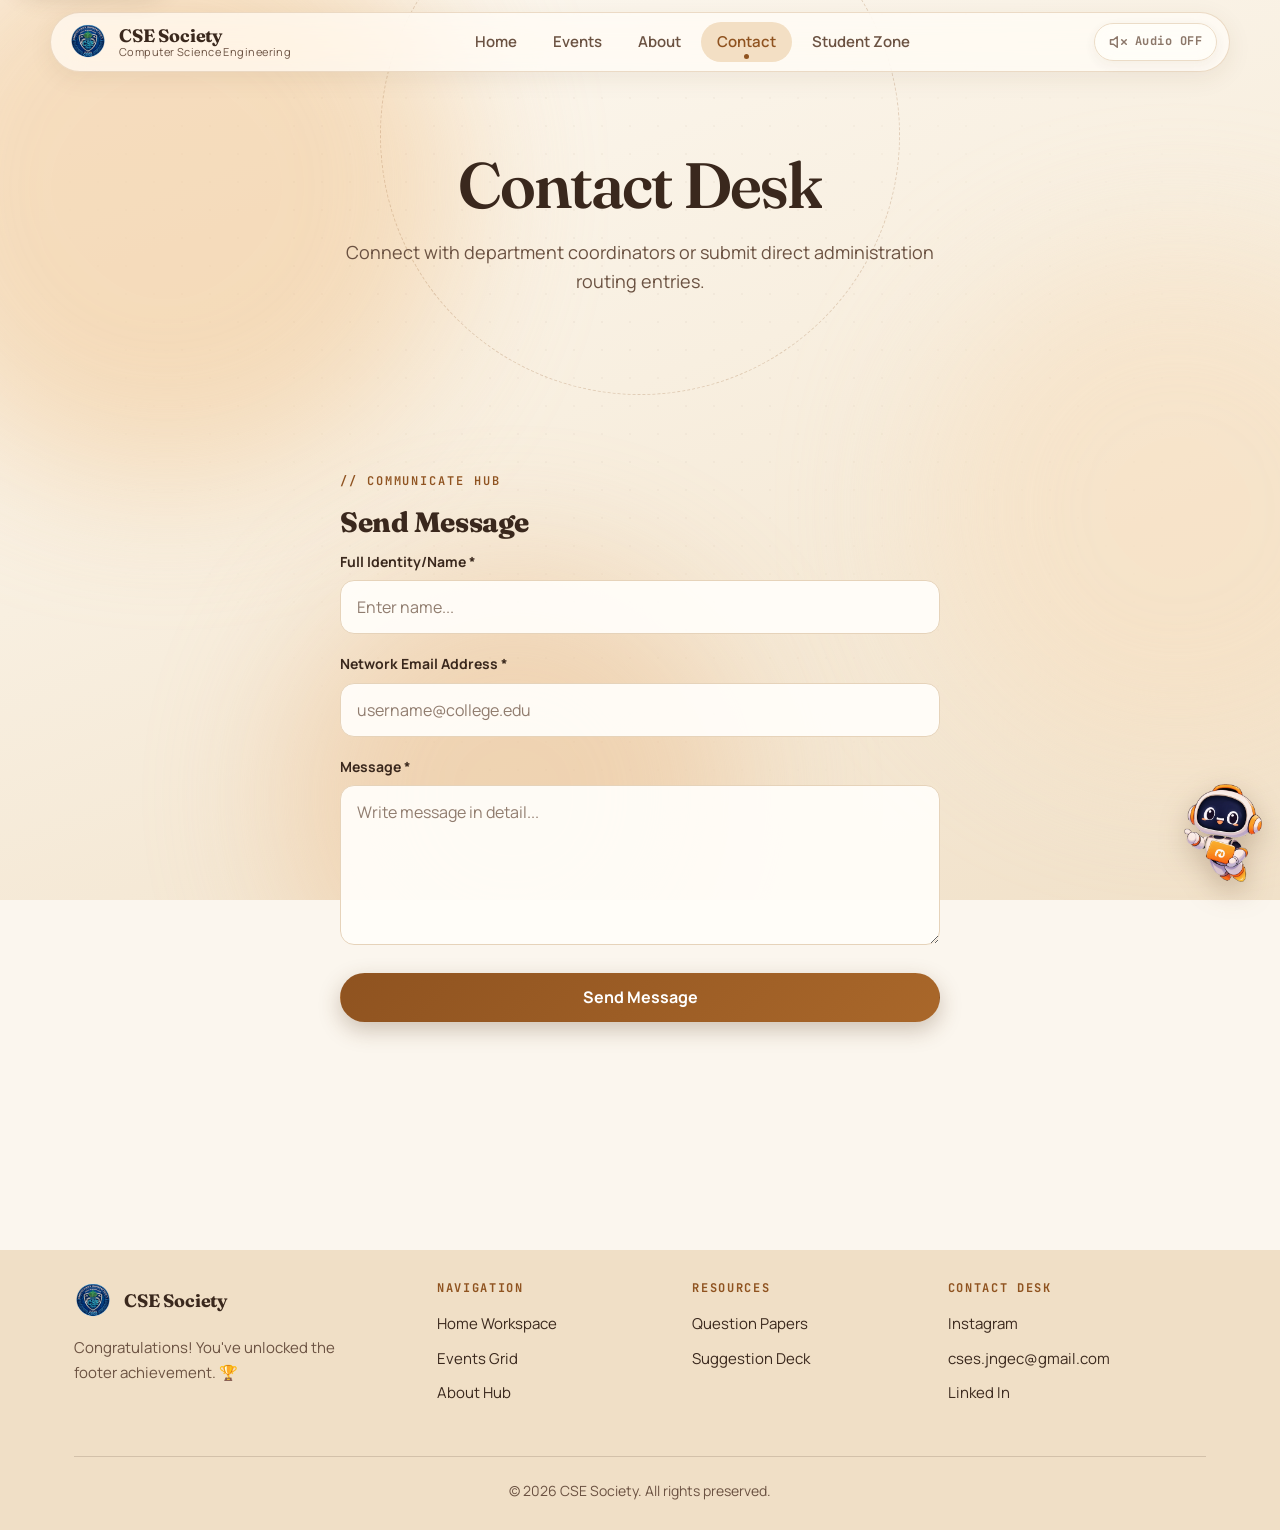
<file: contact.html>
<!DOCTYPE html>
<html lang="en">
<head>
    <meta charset="UTF-8">
    <meta name="viewport" content="width=device-width, initial-scale=1.0">
    <title>Contact Desk — CSE Society</title>
    <meta name="theme-color" content="#f8efe0">
    <link rel="icon" href="logo.png">
    <link rel="preconnect" href="https://fonts.googleapis.com">
    <link rel="preconnect" href="https://fonts.gstatic.com" crossorigin>
    <link href="https://fonts.googleapis.com/css2?family=Fraunces:ital,opsz,wght@0,9..144,500;0,9..144,600;0,9..144,700;1,9..144,500&family=JetBrains+Mono:wght@500;700&family=Manrope:wght@400;500;600;700;800&display=swap" rel="stylesheet">
    <link rel="stylesheet" href="style.css">
    <link rel="stylesheet" href="assistant/assistant.css">
    <script src="js/theme-manager.js"></script>
</head>
<body>
    <a class="skip-link" href="#main">Skip to content</a>
    <div class="bg-decor" aria-hidden="true">
        <div class="bg-theme bg-t1"></div>
        <div class="bg-theme bg-t2"></div>
        <div class="bg-theme bg-t3"></div>
        <div class="blob blob-1" data-parallax="0.05"></div>
        <div class="blob blob-2" data-parallax="0.09"></div>
        <div class="blob blob-3" data-parallax="0.03"></div>
        <div class="grid-overlay"></div>
    </div>

    <nav>
        <div class="nav-inner">
            <a class="logo" href="index.html">
                <img src="logo.png" alt="CSE Society Logo" class="logo-image">
                <div class="logo-text">
                    <span>CSE Society</span>
                    <small>Computer Science Engineering</small>
                </div>
            </a>
            <ul class="nav-links">
                <li><a class="nav-link" href="index.html">Home</a></li>
                <li><a class="nav-link" href="events.html">Events</a></li>
                <li><a class="nav-link" href="about.html">About</a></li>
                <li><a class="nav-link active" href="contact.html">Contact</a></li>
                <li><a class="nav-link" href="studentzone.html">Student Zone</a></li>
            </ul>
            <div class="nav-actions">
                <button class="hamburger" id="hamburger" aria-label="Toggle menu">
                    <span></span><span></span><span></span>
                </button>
            </div>
        </div>
    </nav>

    <div class="mobile-menu" id="mobileMenu">
        <a class="mobile-link" href="index.html">Home</a>
        <a class="mobile-link" href="events.html">Events</a>
        <a class="mobile-link" href="about.html">About</a>
        <a class="mobile-link active" href="contact.html">Contact</a>
        <a class="mobile-link" href="studentzone.html">Student Zone</a>
    </div>

    <section class="page-hero">
        <h1>Contact Desk</h1>
        <p>Connect with department coordinators or submit direct administration routing entries.</p>
    </section>

    <main class="section">
        <div class="section-inner" style="max-width: 680px;">
            <div style="background: var(--bg-secondary); padding: 40px; border-radius: var(--border-radius); border: 1px solid var(--card-border); box-shadow: var(--shadow-sm);">
                <div class="section-tag">// COMMUNICATE HUB</div>
                <h2 style="font-size: 28px; font-weight: 800; margin-bottom: 12px;">Send Message</h2>
                
                <div class="success-message" id="contactSuccessMessage" style="margin-bottom: 20px;">✓ Message pipeline broadcasted successfully.</div>
                
                <form 
    class="contact-form" 
    id="contactForm"
    action="https://formspree.io/f/xljrzolq"
    method="POST"
>
    <div class="form-group">
        <label for="contactName">Full Identity/Name *</label>
        <input 
            type="text" 
            id="contactName"
            name="name"
            required 
            placeholder="Enter name..."
        >
    </div>

    <div class="form-group">
        <label for="contactEmail">Network Email Address *</label>
        <input 
            type="email" 
            id="contactEmail"
            name="email"
            required 
            placeholder="username@college.edu"
        >
    </div>

    <div class="form-group">
        <label for="contactMessage">Message *</label>
        <textarea 
            id="contactMessage"
            name="message"
            rows="5" 
            required 
            placeholder="Write message in detail..."
        ></textarea>
    </div>

    <button 
        class="btn-primary" 
        type="submit" 
        style="width: 100%; margin-top: 10px;"
    >
        Send Message
    </button>
</form>
            </div>
        </div>
    </main>

    <footer>
        <div class="footer-inner">
            <div class="footer-top">
                <div class="footer-brand">
                    <a class="logo" href="index.html">
                        <img src="logo.png" alt="CSE Society Logo" class="logo-image">
                        <div class="logo-text">
                            <span>CSE Society</span>
                        </div>
                    </a>
                    <p>Congratulations! You've unlocked the footer achievement. 🏆</p>
                </div>
                <div class="footer-col">
                    <h4>Navigation</h4>
                    <a href="index.html">Home Workspace</a>
                    <a href="events.html">Events Grid</a>
                    <a href="about.html">About Hub</a>
                </div>
                <div class="footer-col">
                    <h4>Resources</h4>
                    <a href="studentzone.html">Question Papers</a>
                    <a href="studentzone.html">Suggestion Deck</a>
                </div>
                 <div class="footer-col">
                    <h4>Contact Desk</h4>
                    <p>
                        <a href="https://www.instagram.com/cses.jngec/" target="_blank">Instagram</a>
                    </p>
                    <p> <a href="mailto:cses.jngec@gmail.com" target="_blank">cses.jngec@gmail.com</a>
                    </p>
                    <p>
                        <a href="https://www.linkedin.com/company/computer-science-engineering-society/" target="_blank">Linked In</a>
                    </p>
                </div>
            </div>
            <div class="footer-divider">
                <p class="footer-copy">© 2026 CSE Society. All rights preserved.</p>
            </div>
        </div>
    </footer>
    <script src="js/sound-effects.js"></script>
    <script src="script.js"></script>
    <script src="js/motion.js" defer></script>
    <script type="module" src="assistant/index.js"></script>
</body>
</html>
</file>
<file: style.css>
/* ==========================================================================
   CSES — DESIGN SYSTEM  (light, premium, auto-rotating themes)
   --------------------------------------------------------------------------
   1. Tokens & themes      5. Hero              9. Student Zone
   2. Base                 6. Sections & cards  10. Forms / Contact
   3. Background layers    7. Events            11. Footer
   4. Navigation           8. Gallery           12. Motion + responsive
   Themes are switched by js/theme-manager.js via  <html data-theme="...">.
   Only CSS variables change between themes - layout never does.
   ========================================================================== */

/* ---------- 1. TOKENS ---------- */

/* Registered so colours interpolate smoothly when the theme changes.
   (Browsers without @property simply switch instantly; the background
   layers still crossfade.) */
@property --ink {
    syntax: '<color>';
    inherits: true;
    initial-value: #3a281d;
}

@property --ink-muted {
    syntax: '<color>';
    inherits: true;
    initial-value: #6b5242;
}

@property --accent {
    syntax: '<color>';
    inherits: true;
    initial-value: #8f5320;
}

@property --accent-2 {
    syntax: '<color>';
    inherits: true;
    initial-value: #e2a96b;
}

@property --accent-soft {
    syntax: '<color>';
    inherits: true;
    initial-value: #f3dfc4;
}

@property --surface {
    syntax: '<color>';
    inherits: true;
    initial-value: #fffdf9;
}

@property --surface-2 {
    syntax: '<color>';
    inherits: true;
    initial-value: #f7ecdc;
}

@property --line {
    syntax: '<color>';
    inherits: true;
    initial-value: #e6d3ba;
}

@property --btn-1 {
    syntax: '<color>';
    inherits: true;
    initial-value: #8f5320;
}

@property --btn-2 {
    syntax: '<color>';
    inherits: true;
    initial-value: #a9672a;
}

@property --blob-1 {
    syntax: '<color>';
    inherits: true;
    initial-value: #f0c795;
}

@property --blob-2 {
    syntax: '<color>';
    inherits: true;
    initial-value: #f7dfc0;
}

@property --blob-3 {
    syntax: '<color>';
    inherits: true;
    initial-value: #e9b987;
}

@property --footer-bg {
    syntax: '<color>';
    inherits: true;
    initial-value: #f0dfc6;
}

:root {
    /* static tokens */
    --font-display: 'Fraunces', 'Iowan Old Style', 'Palatino Linotype', Georgia, serif;
    --font-body: 'Manrope', 'Segoe UI', system-ui, -apple-system, Roboto, 'Helvetica Neue', Arial, sans-serif;
    --font-mono: 'JetBrains Mono', ui-monospace, 'SF Mono', Menlo, Consolas, monospace;

    --radius-sm: 12px;
    --radius: 20px;
    --radius-lg: 28px;
    --ease: cubic-bezier(.22, .72, .2, 1);
    --ease-soft: cubic-bezier(.4, 0, .2, 1);
    --theme-fade: 2.8s;

    --nav-h: 76px;
    --max: 1180px;

    /* default theme = Coffee & Cream (also the reduced-motion theme) */
    --ink: #3a281d;
    --ink-muted: #6b5242;
    --accent: #8f5320;
    --accent-2: #e2a96b;
    --accent-soft: #f3dfc4;
    --surface: #fffdf9;
    --surface-2: #f7ecdc;
    --line: #e6d3ba;
    --btn-1: #8f5320;
    --btn-2: #a9672a;
    --blob-1: #f0c795;
    --blob-2: #f7dfc0;
    --blob-3: #e9b987;
    --footer-bg: #f0dfc6;
    --shadow-rgb: 90, 58, 30;

    transition:
        --ink var(--theme-fade) var(--ease-soft), --ink-muted var(--theme-fade) var(--ease-soft),
        --accent var(--theme-fade) var(--ease-soft), --accent-2 var(--theme-fade) var(--ease-soft),
        --accent-soft var(--theme-fade) var(--ease-soft), --surface var(--theme-fade) var(--ease-soft),
        --surface-2 var(--theme-fade) var(--ease-soft), --line var(--theme-fade) var(--ease-soft),
        --btn-1 var(--theme-fade) var(--ease-soft), --btn-2 var(--theme-fade) var(--ease-soft),
        --blob-1 var(--theme-fade) var(--ease-soft), --blob-2 var(--theme-fade) var(--ease-soft),
        --blob-3 var(--theme-fade) var(--ease-soft), --footer-bg var(--theme-fade) var(--ease-soft);
}

/* Theme 1 - Coffee & Cream: warm ivory, coffee brown, caramel */
:root[data-theme="coffee"] {
    --ink: #3a281d;
    --ink-muted: #6b5242;
    --accent: #8f5320;
    --accent-2: #e2a96b;
    --accent-soft: #f3dfc4;
    --surface: #fffdf9;
    --surface-2: #f7ecdc;
    --line: #e6d3ba;
    --btn-1: #8f5320;
    --btn-2: #a9672a;
    --blob-1: #f0c795;
    --blob-2: #f7dfc0;
    --blob-3: #e9b987;
    --footer-bg: #f0dfc6;
    --shadow-rgb: 90, 58, 30;
}

/* Theme 2 - Sky & Ocean: light sky blue, ocean teal, clean white */
:root[data-theme="sky"] {
    --ink: #0d3445;
    --ink-muted: #3d6070;
    --accent: #0a6580;
    --accent-2: #62bfdc;
    --accent-soft: #d4edf6;
    --surface: #ffffff;
    --surface-2: #e6f4fa;
    --line: #c3e0ec;
    --btn-1: #0a6580;
    --btn-2: #0e7d9a;
    --blob-1: #a9dcee;
    --blob-2: #d3f0f7;
    --blob-3: #8fd0e6;
    --footer-bg: #cfe8f3;
    --shadow-rgb: 13, 78, 104;
}

/* Theme 3 - Peach & Champagne: warm peach, champagne, soft coral */
:root[data-theme="peach"] {
    --ink: #4a2a24;
    --ink-muted: #7a5248;
    --accent: #b03a27;
    --accent-2: #f2a67f;
    --accent-soft: #fbdccb;
    --surface: #fffaf6;
    --surface-2: #fdeadd;
    --line: #f1d0bb;
    --btn-1: #b03a27;
    --btn-2: #c64a33;
    --blob-1: #f9c3a3;
    --blob-2: #f8e3b8;
    --blob-3: #f4aa8a;
    --footer-bg: #f8d6c0;
    --shadow-rgb: 140, 62, 40;
}

/* ---------- 2. BASE ---------- */
*,
*::before,
*::after {
    box-sizing: border-box;
    margin: 0;
    padding: 0;
}

html {
    scroll-behavior: smooth;
    scroll-padding-top: calc(var(--nav-h) + 16px);
    -webkit-text-size-adjust: 100%;
}

body {
    font-family: var(--font-body);
    font-size: 17px;
    line-height: 1.65;
    color: var(--ink);
    background: #fbf6ee;
    /* explicit fallback; themed gradient sits in .bg-decor */
    min-height: 100vh;
    overflow-x: hidden;
    -webkit-font-smoothing: antialiased;
    text-rendering: optimizeLegibility;
}

body.dialog-open {
    overflow: hidden;
}

body {
    animation: pageIn .7s var(--ease) both;
}

@keyframes pageIn {
    from {
        opacity: 0;
    }

    to {
        opacity: 1;
    }
}

html.is-leaving body {
    opacity: 0;
    transition: opacity .22s var(--ease-soft);
    animation: none;
}

/* hold hero entrance animations until the splash has finished */
html.has-splash:not(.is-ready) .hero * {
    animation-play-state: paused !important;
}

img,
video,
iframe,
svg {
    max-width: 100%;
    display: block;
}

a {
    color: inherit;
    text-decoration: none;
}

ul {
    list-style: none;
}

button,
input,
select,
textarea {
    font: inherit;
    color: inherit;
}

button {
    cursor: pointer;
}

[hidden] {
    display: none !important;
}

h1,
h2,
h3,
h4 {
    font-family: var(--font-display);
    line-height: 1.15;
    letter-spacing: -0.015em;
    color: var(--ink);
}

.muted {
    color: var(--ink-muted);
}

:focus-visible {
    outline: 3px solid var(--accent);
    outline-offset: 3px;
    border-radius: 6px;
}

.skip-link {
    position: fixed;
    left: 16px;
    top: -60px;
    z-index: 10000;
    background: var(--surface);
    color: var(--ink);
    padding: 10px 16px;
    border-radius: 999px;
    box-shadow: 0 8px 24px rgba(var(--shadow-rgb), .2);
    transition: top .2s;
}

.skip-link:focus {
    top: 14px;
}

/* ---------- 3. BACKGROUND LAYERS ---------- */
.bg-decor {
    position: fixed;
    inset: 0;
    z-index: -1;
    overflow: hidden;
    pointer-events: none;
}

/* Three full-screen gradient layers; only opacity changes -> smooth crossfade */
.bg-theme {
    position: absolute;
    inset: 0;
    opacity: 0;
    transition: opacity var(--theme-fade) var(--ease-soft);
}

:root[data-theme="coffee"] .bg-t1,
:root[data-theme="sky"] .bg-t2,
:root[data-theme="peach"] .bg-t3 {
    opacity: 1;
}

:root:not([data-theme]) .bg-t1 {
    opacity: 1;
}

.bg-t1 {
    background: linear-gradient(160deg, #fdf9f2 0%, #f8efe0 45%, #f1e1c9 100%);
}

.bg-t2 {
    background: linear-gradient(160deg, #f4fbfe 0%, #e3f3fa 48%, #cfeaf5 100%);
}

.bg-t3 {
    background: linear-gradient(160deg, #fff8f2 0%, #ffeadb 46%, #f9dcc4 100%);
}

.bg-decor .blob {
    position: absolute;
    border-radius: 50%;
    filter: blur(70px);
    opacity: .55;
    will-change: transform;
    animation: blobDrift 28s ease-in-out infinite alternate;
}

.bg-decor .blob-1 {
    width: 46vw;
    height: 46vw;
    max-width: 640px;
    max-height: 640px;
    top: -12%;
    left: -10%;
    background: var(--blob-1);
}

.bg-decor .blob-2 {
    width: 40vw;
    height: 40vw;
    max-width: 560px;
    max-height: 560px;
    top: 28%;
    right: -12%;
    background: var(--blob-2);
    animation-duration: 34s;
    animation-delay: -8s;
}

.bg-decor .blob-3 {
    width: 36vw;
    height: 36vw;
    max-width: 500px;
    max-height: 500px;
    bottom: -14%;
    left: 22%;
    background: var(--blob-3);
    animation-duration: 40s;
    animation-delay: -15s;
    opacity: .45;
}

.bg-decor .grid-overlay {
    position: absolute;
    inset: 0;
    opacity: .35;
    background-image: radial-gradient(rgba(var(--shadow-rgb), .13) 1px, transparent 1.3px);
    background-size: 28px 28px;
    -webkit-mask-image: radial-gradient(ellipse at 50% 30%, #000 0%, transparent 72%);
    mask-image: radial-gradient(ellipse at 50% 30%, #000 0%, transparent 72%);
}

@keyframes blobDrift {
    from {
        transform: translate3d(0, 0, 0) scale(1);
    }

    to {
        transform: translate3d(5vw, 4vh, 0) scale(1.12);
    }
}

/* ---------- 4. NAVIGATION ---------- */
.scroll-progress {
    position: fixed;
    top: 0;
    left: 0;
    right: 0;
    height: 3px;
    z-index: 1200;
    background: linear-gradient(90deg, var(--accent), var(--accent-2));
    transform-origin: 0 50%;
    transform: scaleX(0);
    pointer-events: none;
}

nav {
    position: fixed;
    top: 12px;
    left: 0;
    right: 0;
    z-index: 1100;
    padding: 0 16px;
    pointer-events: none;
}

.nav-inner {
    pointer-events: auto;
    max-width: var(--max);
    height: 60px;
    margin: 0 auto;
    padding: 0 12px 0 18px;
    display: flex;
    align-items: center;
    justify-content: space-between;
    gap: 16px;
    background: color-mix(in srgb, var(--surface) 72%, transparent);
    -webkit-backdrop-filter: blur(16px) saturate(1.4);
    backdrop-filter: blur(16px) saturate(1.4);
    border: 1px solid color-mix(in srgb, var(--line) 80%, transparent);
    border-radius: 999px;
    box-shadow: 0 6px 24px rgba(var(--shadow-rgb), .08);
    transition: box-shadow .4s var(--ease), background-color .4s, transform .4s var(--ease);
}

nav.is-scrolled .nav-inner {
    box-shadow: 0 10px 34px rgba(var(--shadow-rgb), .16);
    background: color-mix(in srgb, var(--surface) 86%, transparent);
}

.logo {
    display: flex;
    align-items: center;
    gap: 12px;
}

.logo-image {
    height: 38px;
    width: auto;
    border-radius: 8px;
}

.logo-text {
    display: flex;
    flex-direction: column;
    line-height: 1.1;
}

.logo-text span {
    font-family: var(--font-display);
    font-weight: 700;
    font-size: 18px;
    letter-spacing: -.01em;
}

.logo-text small {
    font-size: 11px;
    color: var(--ink-muted);
    letter-spacing: .04em;
}

.nav-links {
    display: flex;
    gap: 4px;
}

.nav-link {
    position: relative;
    display: block;
    padding: 8px 16px;
    border-radius: 999px;
    font-weight: 600;
    font-size: 15px;
    color: var(--ink-muted);
    transition: color .3s, background-color .35s var(--ease);
}

.nav-link:hover {
    color: var(--ink);
    background: color-mix(in srgb, var(--accent-soft) 70%, transparent);
}

.nav-link.active {
    color: var(--accent);
    background: var(--accent-soft);
}

.nav-link.active::after {
    content: '';
    position: absolute;
    left: 50%;
    bottom: 3px;
    width: 5px;
    height: 5px;
    margin-left: -2.5px;
    border-radius: 50%;
    background: var(--accent);
}

.nav-actions {
    display: flex;
    align-items: center;
    gap: 8px;
}

.hamburger {
    display: none;
    flex-direction: column;
    justify-content: center;
    gap: 5px;
    width: 44px;
    height: 44px;
    padding: 0 12px;
    background: transparent;
    border: 0;
    border-radius: 50%;
}

.hamburger span {
    display: block;
    height: 2px;
    width: 100%;
    background: var(--ink);
    border-radius: 2px;
    transition: transform .35s var(--ease), opacity .2s;
}

.hamburger.active span:nth-child(1) {
    transform: translateY(7px) rotate(45deg);
}

.hamburger.active span:nth-child(2) {
    opacity: 0;
}

.hamburger.active span:nth-child(3) {
    transform: translateY(-7px) rotate(-45deg);
}

.mobile-menu {
    position: fixed;
    inset: 0;
    z-index: 1050;
    padding: 104px 24px 32px;
    display: flex;
    flex-direction: column;
    gap: 8px;
    background: color-mix(in srgb, var(--surface) 94%, transparent);
    -webkit-backdrop-filter: blur(18px);
    backdrop-filter: blur(18px);
    opacity: 0;
    visibility: hidden;
    transform: translateY(-12px);
    transition: opacity .35s var(--ease), transform .35s var(--ease), visibility .35s;
}

.mobile-menu.open {
    opacity: 1;
    visibility: visible;
    transform: none;
}

.mobile-link {
    padding: 16px 20px;
    border-radius: var(--radius);
    font-family: var(--font-display);
    font-size: 26px;
    font-weight: 600;
    border: 1px solid transparent;
    opacity: 0;
    transform: translateY(10px);
    transition: opacity .4s var(--ease), transform .4s var(--ease), background-color .2s;
}

.mobile-menu.open .mobile-link {
    opacity: 1;
    transform: none;
}

.mobile-menu.open .mobile-link:nth-child(2) {
    transition-delay: .05s;
}

.mobile-menu.open .mobile-link:nth-child(3) {
    transition-delay: .1s;
}

.mobile-menu.open .mobile-link:nth-child(4) {
    transition-delay: .15s;
}

.mobile-menu.open .mobile-link:nth-child(5) {
    transition-delay: .2s;
}

.mobile-link.active,
.mobile-link:hover {
    background: var(--accent-soft);
    color: var(--accent);
}

/* Section rail: quiet active-section indicator (desktop) */
.section-rail {
    position: fixed;
    right: 18px;
    top: 50%;
    transform: translateY(-50%);
    z-index: 900;
    display: flex;
    flex-direction: column;
    gap: 14px;
    align-items: flex-end;
}

.section-rail a {
    position: relative;
    display: flex;
    align-items: center;
    justify-content: flex-end;
    gap: 10px;
    width: 28px;
    height: 20px;
}

.section-rail a::after {
    content: '';
    width: 8px;
    height: 8px;
    border-radius: 50%;
    background: color-mix(in srgb, var(--ink-muted) 40%, transparent);
    transition: transform .35s var(--ease), background-color .35s;
}

.section-rail a.is-active::after {
    background: var(--accent);
    transform: scale(1.6);
}

.section-rail a span {
    position: absolute;
    right: 24px;
    padding: 4px 10px;
    border-radius: 999px;
    white-space: nowrap;
    font-size: 12px;
    font-weight: 600;
    background: var(--surface);
    color: var(--ink);
    box-shadow: 0 4px 14px rgba(var(--shadow-rgb), .15);
    opacity: 0;
    transform: translateX(6px);
    pointer-events: none;
    transition: opacity .25s, transform .25s var(--ease);
}

.section-rail a:hover span,
.section-rail a:focus-visible span {
    opacity: 1;
    transform: none;
}

/* ---------- Buttons ---------- */
.btn-primary,
.btn-outline {
    display: inline-flex;
    align-items: center;
    justify-content: center;
    gap: 8px;
    padding: 14px 28px;
    border-radius: 999px;
    font-weight: 700;
    font-size: 16px;
    line-height: 1.2;
    border: 1.5px solid transparent;
    cursor: pointer;
    position: relative;
    overflow: hidden;
    transition: transform .35s var(--ease), box-shadow .35s var(--ease), background-color .3s, color .3s, border-color .3s;
}

.btn-primary {
    color: #fff;
    background: linear-gradient(135deg, var(--btn-1), var(--btn-2));
    box-shadow: 0 8px 22px rgba(var(--shadow-rgb), .28);
}

.btn-primary::after {
    content: '';
    position: absolute;
    inset: 0;
    border-radius: inherit;
    background: linear-gradient(105deg, transparent 30%, rgba(255, 255, 255, .28) 50%, transparent 70%);
    transform: translateX(-120%);
    transition: transform .7s var(--ease);
}

.btn-primary:hover {
    transform: translateY(-3px);
    box-shadow: 0 14px 30px rgba(var(--shadow-rgb), .34);
}

.btn-primary:hover::after {
    transform: translateX(120%);
}

.btn-outline {
    color: var(--accent);
    background: color-mix(in srgb, var(--surface) 60%, transparent);
    border-color: color-mix(in srgb, var(--accent) 45%, transparent);
}

.btn-outline:hover {
    transform: translateY(-3px);
    background: var(--accent-soft);
    border-color: var(--accent);
}

.btn-primary:active,
.btn-outline:active {
    transform: translateY(0) scale(.97);
}

.btn-primary[disabled] {
    opacity: .65;
    cursor: progress;
}

/* ---------- 5. HERO ---------- */
/* ---------- 5. HERO & SPLASH ENTRY ---------- */
.splash-overlay {
    position: fixed;
    inset: 0;
    z-index: 9999;
    display: grid;
    place-items: center;
    background: linear-gradient(160deg, #fdf9f2, #f1e1c9);
    transition: opacity .6s var(--ease-soft), visibility .6s;
    background: radial-gradient(circle at center, #1e1916 0%, #0e0c0b 100%);
    transition: opacity .75s cubic-bezier(0.4, 0, 0.2, 1), visibility .75s;
    overflow: hidden;
}

.splash-inner {
    animation: splashIn .7s var(--ease) both;
}

.splash-logo {
    width: 96px;
    height: auto;
}

.splash-overlay.splash-hide {
    opacity: 0;
    visibility: hidden;
}

@keyframes splashIn {
    from {
        opacity: 0;
        transform: scale(.85);
    }

    to {
        opacity: 1;
        transform: none;
    }
}

.splash-backdrop-grid {
    position: absolute;
    inset: 0;
    pointer-events: none;
    opacity: 0.22;
    background-image:
        linear-gradient(to right, rgba(var(--accent-rgb, 196, 114, 59), 0.15) 1px, transparent 1px),
        linear-gradient(to bottom, rgba(var(--accent-rgb, 196, 114, 59), 0.15) 1px, transparent 1px);
    background-size: 36px 36px;
    animation: gridFloat 20s linear infinite;
}

@keyframes gridFloat {
    0% {
        transform: translateY(0);
    }

    100% {
        transform: translateY(36px);
    }
}

.splash-inner {
    position: relative;
    display: flex;
    flex-direction: column;
    align-items: center;
    gap: 24px;
    animation: splashScaleIn 0.8s cubic-bezier(0.16, 1, 0.3, 1) both;
}

/* Larger, high-tech scan logo frame */
.splash-logo-container {
    position: relative;
    width: 136px;
    height: 136px;
    display: grid;
    place-items: center;
    padding: 14px;
    border-radius: 24px;
    background: rgba(30, 25, 22, 0.7);
    border: 1px solid rgba(255, 255, 255, 0.1);
    box-shadow:
        0 20px 50px rgba(0, 0, 0, 0.7),
        0 0 40px rgba(var(--accent-rgb, 196, 114, 59), 0.25);
    overflow: hidden;
}

.splash-logo {
    width: 104px;
    height: 104px;
    object-fit: contain;
    filter: drop-shadow(0 6px 16px rgba(0, 0, 0, 0.6));
    animation: logoPulse 2.4s ease-in-out infinite;
    z-index: 2;
}

/* Glowing ambient pulse behind the logo */
.splash-glow {
    position: absolute;
    inset: -10px;
    border-radius: 50%;
    background: radial-gradient(circle, var(--accent) 0%, transparent 68%);
    opacity: 0.45;
    filter: blur(18px);
    z-index: 1;
    animation: glowPulse 2s ease-in-out infinite alternate;
}

/* Laser scanline sweeping across the logo */
.splash-scanline {
    position: absolute;
    top: 0;
    left: 0;
    right: 0;
    height: 4px;
    background: linear-gradient(90deg, transparent 0%, var(--accent) 50%, #fff 70%, transparent 100%);
    box-shadow: 0 0 14px var(--accent), 0 0 6px #fff;
    z-index: 4;
    pointer-events: none;
    animation: scanSweep 1.8s ease-in-out infinite;
}

/* Tech corner brackets */
.splash-scan-bracket {
    position: absolute;
    width: 14px;
    height: 14px;
    border-color: var(--accent);
    z-index: 3;
    pointer-events: none;
}

.bracket-tl {
    top: 6px;
    left: 6px;
    border-top: 2px solid var(--accent);
    border-left: 2px solid var(--accent);
}

.bracket-tr {
    top: 6px;
    right: 6px;
    border-top: 2px solid var(--accent);
    border-right: 2px solid var(--accent);
}

.bracket-bl {
    bottom: 6px;
    left: 6px;
    border-bottom: 2px solid var(--accent);
    border-left: 2px solid var(--accent);
}

.bracket-br {
    bottom: 6px;
    right: 6px;
    border-bottom: 2px solid var(--accent);
    border-right: 2px solid var(--accent);
}

/* Text Presentation below the Logo */
.splash-text-wrap {
    display: flex;
    flex-direction: column;
    align-items: center;
    gap: 6px;
    text-align: center;
}

/* Smooth up-down entrance + typewriter cursor style for CSE Society */
.splash-title {
    font-family: var(--font-display);
    font-size: 28px;
    font-weight: 700;
    letter-spacing: 0.08em;
    color: #f7ede2;
    text-shadow: 0 2px 14px rgba(0, 0, 0, 0.8), 0 0 20px rgba(var(--accent-rgb, 196, 114, 59), 0.35);
    display: inline-block;
    overflow: hidden;
    white-space: nowrap;
    border-right: 2.5px solid var(--accent);
    width: 0;
    animation:
        typeText 1.1s steps(11, end) 0.3s forwards,
        blinkCursor 0.75s step-end infinite;
}

.splash-subtitle {
    font-family: var(--font-mono);
    font-size: 11px;
    font-weight: 700;
    letter-spacing: 0.18em;
    color: #b5a89c;
    opacity: 0;
    transform: translateY(8px);
    animation: subtitleUp 0.6s cubic-bezier(0.16, 1, 0.3, 1) 0.85s forwards;
}

.splash-subtitle span {
    color: #22c55e;
    margin-right: 4px;
    animation: livePulse 1.4s infinite;
}

.splash-overlay.splash-hide {
    opacity: 0;
    visibility: hidden;
    transform: scale(1.04);
}

@keyframes splashScaleIn {
    0% {
        opacity: 0;
        transform: scale(0.8) translateY(12px);
    }

    100% {
        opacity: 1;
        transform: scale(1) translateY(0);
    }
}

@keyframes scanSweep {
    0% {
        top: 0%;
        opacity: 0.3;
    }

    50% {
        top: 96%;
        opacity: 1;
    }

    100% {
        top: 0%;
        opacity: 0.3;
    }
}

@keyframes glowPulse {
    0% {
        transform: scale(0.9);
        opacity: 0.35;
    }

    100% {
        transform: scale(1.15);
        opacity: 0.65;
    }
}

@keyframes logoPulse {

    0%,
    100% {
        transform: scale(1);
    }

    50% {
        transform: scale(1.03);
    }
}

@keyframes typeText {
    from {
        width: 0;
    }

    to {
        width: 100%;
    }
}

@keyframes blinkCursor {

    from,
    to {
        border-color: transparent;
    }

    50% {
        border-color: var(--accent);
    }
}

@keyframes subtitleUp {
    from {
        opacity: 0;
        transform: translateY(8px);
    }

    to {
        opacity: 1;
        transform: translateY(0);
    }
}

.hero {
    position: relative;
    max-width: var(--max);
    margin: 0 auto;
    min-height: 100vh;
    padding: calc(var(--nav-h) + 56px) 24px 72px;
    display: grid;
    grid-template-columns: 1.1fr .9fr;
    align-items: center;
    gap: 48px;
}

.hero-badge {
    display: inline-flex;
    align-items: center;
    padding: 7px 16px;
    margin-bottom: 26px;
    font-family: var(--font-mono);
    font-size: 12px;
    font-weight: 600;
    letter-spacing: .16em;
    color: var(--accent);
    background: color-mix(in srgb, var(--surface) 70%, transparent);
    border: 1px solid var(--line);
    border-radius: 999px;
}

.hero h1 {
    font-size: clamp(2.8rem, 6.2vw, 5.1rem);
    font-weight: 600;
    line-height: 1.03;
    letter-spacing: -.03em;
    margin-bottom: 26px;
}

.hero h1 .hl {
    color: var(--accent);
    font-style: italic;
    position: relative;
    white-space: nowrap;
    isolation: isolate;
}

.hero h1 .hl::after {
    content: '';
    position: absolute;
    left: 0;
    right: 0;
    bottom: .06em;
    height: .2em;
    z-index: -1;
    background: linear-gradient(90deg, var(--accent-2), transparent);
    opacity: .55;
    border-radius: 4px;
    transform-origin: 0 50%;
    animation: underlineGrow 1.2s .9s var(--ease) both;
}

@keyframes underlineGrow {
    from {
        transform: scaleX(0);
    }

    to {
        transform: scaleX(1);
    }
}

.hero-sub {
    max-width: 560px;
    font-size: 18px;
    color: var(--ink-muted);
    margin-bottom: 34px;
}

.hero-btns {
    display: flex;
    flex-wrap: wrap;
    gap: 14px;
    margin-bottom: 44px;
}

.hero-stats {
    display: flex;
    gap: 14px;
    flex-wrap: wrap;
}

.stat {
    padding: 14px 22px;
    min-width: 150px;
    border-radius: var(--radius);
    background: color-mix(in srgb, var(--surface) 72%, transparent);
    border: 1px solid var(--line);
    box-shadow: 0 6px 20px rgba(var(--shadow-rgb), .07);
}

.stat-num {
    font-family: var(--font-display);
    font-size: 32px;
    font-weight: 600;
    color: var(--accent);
    line-height: 1.1;
}

.stat-label {
    font-size: 13px;
    color: var(--ink-muted);
    font-weight: 600;
}

/* split-word reveal (added by js/motion.js) */
.split-words .word {
    display: inline-block;
    overflow: hidden;
    vertical-align: top;
    padding-bottom: .12em;
    margin-bottom: -.12em;
}

.split-words .word>i {
    display: inline-block;
    font-style: inherit;
    transform: translateY(105%);
    animation: wordUp .9s var(--ease) forwards;
    animation-delay: calc(var(--i) * 70ms + var(--base, 150ms));
}

@keyframes wordUp {
    to {
        transform: none;
    }
}

.hero-badge,
.hero-sub,
.hero-btns,
.hero-stats {
    animation: fadeUp .9s var(--ease) both;
}

.hero-badge {
    animation-delay: .05s;
}

.hero-sub {
    animation-delay: .55s;
}

.hero-btns {
    animation-delay: .7s;
}

.hero-stats {
    animation-delay: .85s;
}

@keyframes fadeUp {
    from {
        opacity: 0;
        transform: translateY(22px);
    }

    to {
        opacity: 1;
        transform: none;
    }
}

.hero-visual {
    position: relative;
    display: grid;
    place-items: center;
    height: 560px;
}

.hero-visual-glow {
    position: absolute;
    width: 440px;
    height: 440px;
    border-radius: 50%;
    background: radial-gradient(circle, var(--accent-2), transparent 68%);
    opacity: .5;
    animation: pulseGlow 9s ease-in-out infinite;
}

.hero-orbit-ring {
    position: absolute;
    border-radius: 50%;
    border: 1.5px dashed color-mix(in srgb, var(--accent) 35%, transparent);
    animation: spinSlow 60s linear infinite;
}

.ring-1 {
    width: 470px;
    height: 470px;
}

.ring-2 {
    width: 380px;
    height: 380px;
    animation-direction: reverse;
    animation-duration: 80s;
    border-style: dotted;
}

.hero-photo-frame {
    position: relative;
    z-index: 2;
    width: 340px;
    height: 440px;
    overflow: hidden;
    border-radius: 170px 170px var(--radius-lg) var(--radius-lg);
    border: 8px solid color-mix(in srgb, var(--surface) 90%, transparent);
    box-shadow: 0 30px 60px rgba(var(--shadow-rgb), .25);
    background: var(--surface-2);
}

.hero-photo-stack {
    position: absolute;
    inset: 0;
}

.hero-photo-slide {
    position: absolute;
    inset: 0;
    opacity: 0;
    animation: heroCrossfade 12.6s infinite;
}

.hero-photo-slide img {
    width: 100%;
    height: 100%;
    object-fit: cover;
}

.hero-photo-slide:nth-child(1) {
    animation-delay: 0s;
}

.hero-photo-slide:nth-child(2) {
    animation-delay: -1.8s;
}

.hero-photo-slide:nth-child(3) {
    animation-delay: -3.6s;
}

.hero-photo-slide:nth-child(4) {
    animation-delay: -5.4s;
}

.hero-photo-slide:nth-child(5) {
    animation-delay: -7.2s;
}

.hero-photo-slide:nth-child(6) {
    animation-delay: -9s;
}

.hero-photo-slide:nth-child(7) {
    animation-delay: -10.8s;
}

@keyframes heroCrossfade {
    0% {
        opacity: 0;
        transform: scale(1.08);
    }

    5% {
        opacity: 1;
        transform: scale(1);
    }

    14% {
        opacity: 1;
        transform: scale(1.02);
    }

    18% {
        opacity: 0;
        transform: scale(1.04);
    }

    100% {
        opacity: 0;
    }
}

.hero-photo-scanline {
    display: none;
}

.hero-photo-live {
    position: absolute;
    left: 50%;
    bottom: 14px;
    transform: translateX(-50%);
    z-index: 3;
    display: inline-flex;
    align-items: center;
    gap: 8px;
    padding: 6px 14px;
    border-radius: 999px;
    font-family: var(--font-mono);
    font-size: 11px;
    font-weight: 700;
    letter-spacing: .12em;
    text-transform: uppercase;
    color: var(--ink);
    background: color-mix(in srgb, var(--surface) 82%, transparent);
    backdrop-filter: blur(8px);
}

.hero-photo-live .pulse-dot {
    width: 8px;
    height: 8px;
    border-radius: 50%;
    background: var(--accent);
    animation: pulseDot 2s ease-in-out infinite;
}

.hero-float-card {
    position: absolute;
    z-index: 4;
    padding: 12px 16px;
    border-radius: var(--radius);
    background: color-mix(in srgb, var(--surface) 82%, transparent);
    -webkit-backdrop-filter: blur(14px);
    backdrop-filter: blur(14px);
    border: 1px solid color-mix(in srgb, var(--surface) 70%, var(--line));
    box-shadow: 0 16px 40px rgba(var(--shadow-rgb), .18);
    animation: floatCard 7s ease-in-out infinite;
    pointer-events: auto;
}

.card-code {
    left: -28px;
    bottom: 24px;
    font-family: var(--font-mono);
    font-size: 12px;
    background: color-mix(in srgb, #1a1715 88%, transparent);
    color: #e5ddd5;
    border: 1px solid rgba(255, 255, 255, 0.12);
    box-shadow: 0 16px 36px rgba(0, 0, 0, 0.35);
}

.card-code .dot {
    display: inline-block;
    width: 8px;
    height: 8px;
    border-radius: 50%;
    margin: 0 4px 8px 0;
}

.dot-red {
    background: #e9806f;
}

.dot-yellow {
    background: #efc064;
}

.dot-green {
    background: #7fc29b;
}

.card-code .code-line {
    color: #f3eee8;
    white-space: nowrap;
    line-height: 1.4;
}

.card-code .code-line span {
    color: var(--accent);
    font-weight: 700;
}

.card-stat {
    right: -24px;
    bottom: 32px;
    display: flex;
    align-items: center;
    gap: 12px;
    animation-delay: -3s;
}

.card-stat-icon {
    font-size: 26px;
}

.card-stat-num {
    font-family: var(--font-display);
    font-weight: 700;
    font-size: 17px;
    line-height: 1.2;
}

.card-stat-label {
    font-size: 12.5px;
    color: var(--ink-muted);
    font-weight: 600;
}

@keyframes pulseDot {

    0%,
    100% {
        opacity: 1;
        transform: scale(1);
    }

    50% {
        opacity: .4;
        transform: scale(.75);
    }
}

@keyframes floatCard {

    0%,
    100% {
        transform: translateY(0) rotate(-.6deg);
    }

    50% {
        transform: translateY(-12px) rotate(.8deg);
    }
}

@keyframes pulseGlow {

    0%,
    100% {
        opacity: .38;
        transform: scale(1);
    }

    50% {
        opacity: .6;
        transform: scale(1.08);
    }
}

@keyframes spinSlow {
    to {
        transform: rotate(360deg);
    }
}

/* ---------- Inner-page hero ---------- */
.page-hero {
    position: relative;
    max-width: var(--max);
    margin: 0 auto;
    padding: calc(var(--nav-h) + 72px) 24px 40px;
    text-align: center;
}

.page-hero-kicker,
.section-tag {
    display: inline-block;
    font-family: var(--font-mono);
    font-size: 12px;
    font-weight: 600;
    letter-spacing: .16em;
    text-transform: uppercase;
    color: var(--accent);
    margin-bottom: 14px;
}

.page-hero h1 {
    font-size: clamp(2.4rem, 5.4vw, 4rem);
    font-weight: 600;
    letter-spacing: -.03em;
    margin-bottom: 16px;
}

.page-hero p {
    max-width: 640px;
    margin: 0 auto;
    font-size: 18px;
    color: var(--ink-muted);
}

.page-hero::before {
    content: '';
    position: absolute;
    left: 50%;
    top: 40%;
    width: 520px;
    height: 520px;
    margin: -260px 0 0 -260px;
    border-radius: 50%;
    border: 1.5px dashed color-mix(in srgb, var(--accent) 22%, transparent);
    z-index: -1;
    animation: spinSlow 90s linear infinite;
}

/* ---------- 6. SECTIONS & CARDS ---------- */
.section {
    padding: 88px 24px;
    position: relative;
}

.section-inner {
    max-width: var(--max);
    margin: 0 auto;
}

.section-title {
    font-size: clamp(2rem, 4.2vw, 3.1rem);
    font-weight: 600;
    letter-spacing: -.025em;
    margin-bottom: 36px;
    position: relative;
}

.section-title::after {
    content: '';
    display: block;
    width: 56px;
    height: 4px;
    margin-top: 14px;
    border-radius: 4px;
    background: linear-gradient(90deg, var(--accent), var(--accent-2));
}

.section-sub {
    font-size: 18px;
    color: var(--ink-muted);
    max-width: 720px;
}

.features-grid,
.notif-grid,
.events-grid,
.faculty-grid,
.benefits-grid {
    display: grid;
    gap: 24px;
    grid-template-columns: repeat(auto-fit, minmax(290px, 1fr));
}

.events-grid {
    grid-template-columns: repeat(2, minmax(0, 1fr));
}

.feature-card,
.notif-card,
.event-card,
.faculty-card,
.benefit-card {
    position: relative;
    padding: 30px;
    border-radius: var(--radius-lg);
    background: color-mix(in srgb, var(--surface) 82%, transparent);
    border: 1px solid var(--line);
    box-shadow: 0 8px 30px rgba(var(--shadow-rgb), .07);
    transition: transform .5s var(--ease), box-shadow .5s var(--ease), border-color .4s;
}

.feature-card:hover,
.notif-card:hover,
.event-card:hover,
.faculty-card:hover,
.benefit-card:hover {
    transform: translateY(-6px);
    box-shadow: 0 22px 48px rgba(var(--shadow-rgb), .16);
    border-color: color-mix(in srgb, var(--accent) 40%, var(--line));
}

.feature-card h3,
.notif-card h3,
.event-card h3 {
    font-size: 22px;
    margin-bottom: 10px;
}

.feature-card p,
.notif-card p,
.event-card p {
    color: var(--ink-muted);
    font-size: 16px;
}

.feature-icon {
    display: grid;
    place-items: center;
    width: 60px;
    height: 60px;
    margin-bottom: 20px;
    font-size: 28px;
    border-radius: 18px;
    background: linear-gradient(135deg, var(--accent-soft), var(--surface-2));
    transition: transform .5s var(--ease);
}

.feature-card:hover .feature-icon {
    transform: rotate(-6deg) scale(1.08);
}

.notif-date {
    display: inline-block;
    padding: 4px 12px;
    margin-bottom: 14px;
    border-radius: 999px;
    font-family: var(--font-mono);
    font-size: 12px;
    font-weight: 600;
    color: var(--accent);
    background: var(--accent-soft);
}

.read-more {
    display: inline-block;
    margin-top: 16px;
    font-weight: 700;
    color: var(--accent);
    position: relative;
}

.read-more::after {
    content: '';
    position: absolute;
    left: 0;
    right: 0;
    bottom: -2px;
    height: 2px;
    background: currentColor;
    transform: scaleX(0);
    transform-origin: 0 50%;
    transition: transform .4s var(--ease);
}

.read-more:hover::after {
    transform: scaleX(1);
}

/* Opportunities (new section: ready for new roles) */
.opp-grid {
    display: grid;
    gap: 20px;
    grid-template-columns: repeat(auto-fit, minmax(280px, 1fr));
}

.opp-card {
    padding: 26px;
    border-radius: var(--radius-lg);
    background: color-mix(in srgb, var(--surface) 85%, transparent);
    border: 1px solid var(--line);
    box-shadow: 0 8px 28px rgba(var(--shadow-rgb), .07);
    transition: transform .5s var(--ease), box-shadow .5s var(--ease);
}

.opp-card:hover {
    transform: translateY(-5px);
    box-shadow: 0 20px 44px rgba(var(--shadow-rgb), .15);
}

.opp-card h3 {
    font-size: 21px;
    margin: 10px 0 8px;
}

.opp-card p {
    color: var(--ink-muted);
    font-size: 15.5px;
}

.opp-tag {
    display: inline-block;
    padding: 3px 12px;
    font-size: 12px;
    font-weight: 700;
    border-radius: 999px;
    color: var(--accent);
    background: var(--accent-soft);
}

.opp-empty {
    display: flex;
    align-items: center;
    gap: 24px;
    padding: 32px 36px;
    border-radius: var(--radius-lg);
    background: linear-gradient(135deg, color-mix(in srgb, var(--accent-soft) 80%, var(--surface)), color-mix(in srgb, var(--surface) 85%, transparent));
    border: 1px dashed color-mix(in srgb, var(--accent) 40%, var(--line));
}

.opp-empty-icon {
    font-size: 40px;
}

.opp-empty h3 {
    font-size: 22px;
    margin-bottom: 6px;
}

.opp-empty p {
    color: var(--ink-muted);
    margin-bottom: 14px;
}

.cta-banner {
    position: relative;
    overflow: hidden;
    text-align: center;
    padding: 72px 28px;
    border-radius: 36px;
    background: linear-gradient(135deg, color-mix(in srgb, var(--accent-2) 55%, var(--surface)), color-mix(in srgb, var(--accent-soft) 85%, var(--surface)));
    border: 1px solid color-mix(in srgb, var(--accent-2) 60%, var(--line));
    box-shadow: 0 30px 70px rgba(var(--shadow-rgb), .16);
}

.cta-banner::before,
.cta-banner::after {
    content: '';
    position: absolute;
    width: 320px;
    height: 320px;
    border-radius: 50%;
    border: 1.5px solid color-mix(in srgb, var(--surface) 70%, transparent);
    pointer-events: none;
}

.cta-banner::before {
    left: -100px;
    top: -140px;
}

.cta-banner::after {
    right: -90px;
    bottom: -150px;
}

.cta-banner h2 {
    font-size: clamp(2rem, 4.4vw, 3.2rem);
    margin-bottom: 14px;
    position: relative;
}

.cta-banner p {
    max-width: 560px;
    margin: 0 auto 30px;
    font-size: 18px;
    color: var(--ink);
    opacity: .85;
    position: relative;
}

.cta-banner .btn-primary {
    position: relative;
}

/* ---------- 7. EVENTS ---------- */
.event-card.interactive {
    display: grid;
    grid-template-columns: 1fr 132px;
    gap: 22px;
    align-items: start;
    cursor: pointer;
    padding: 26px;
}

.event-card.interactive .event-content {
    min-width: 0;
}

.event-card.interactive:focus-visible {
    outline: 3px solid var(--accent);
    outline-offset: 4px;
}

.event-badge {
    display: inline-block;
    padding: 3px 12px;
    margin-bottom: 12px;
    border-radius: 999px;
    font-size: 12px;
    font-weight: 700;
    letter-spacing: .02em;
    color: var(--accent);
    background: var(--accent-soft);
}

.event-badge.completed {
    color: var(--ink-muted);
    background: var(--surface-2);
    border: 1px solid var(--line);
}

.event-meta {
    display: flex;
    flex-wrap: wrap;
    gap: 8px;
    margin: 10px 0 12px;
}

.event-meta span {
    padding: 3px 11px;
    border-radius: 999px;
    font-size: 12.5px;
    font-weight: 600;
    color: var(--ink-muted);
    background: color-mix(in srgb, var(--surface-2) 90%, transparent);
    border: 1px solid var(--line);
}

.event-description {
    font-size: 15.5px !important;
}

.event-poster {
    width: 132px;
    aspect-ratio: 3 / 4;
    border-radius: var(--radius);
    overflow: hidden;
    background: var(--surface-2);
    box-shadow: 0 10px 24px rgba(var(--shadow-rgb), .18);
}

.event-poster-image {
    width: 100%;
    height: 100%;
    object-fit: cover;
    transition: transform .8s var(--ease);
}

.event-card:hover .event-poster-image {
    transform: scale(1.08);
}

.event-categories {
    display: flex;
    flex-wrap: wrap;
    gap: 10px;
    margin-bottom: 28px;
}

.category {
    padding: 6px 16px;
    border-radius: 999px;
    font-weight: 600;
    font-size: 14px;
    background: var(--accent-soft);
    color: var(--accent);
}

/* shared modal frame */
.event-modal-overlay,
.pdf-modal-overlay,
.selection-overlay,
.gallery-modal-overlay,
.full-gallery-overlay {
    position: fixed;
    inset: 0;
    z-index: 2000;
    display: none;
    align-items: center;
    justify-content: center;
    padding: 20px;
    background: color-mix(in srgb, var(--ink) 38%, transparent);
    -webkit-backdrop-filter: blur(8px);
    backdrop-filter: blur(8px);
}

.event-modal-overlay,
.pdf-modal-overlay {
    animation: fadeIn .3s var(--ease) both;
}

.selection-overlay.active,
.gallery-modal-overlay.active,
.full-gallery-overlay.active {
    display: flex;
    animation: fadeIn .3s var(--ease) both;
}

@keyframes fadeIn {
    from {
        opacity: 0;
    }

    to {
        opacity: 1;
    }
}

@keyframes popIn {
    from {
        opacity: 0;
        transform: translateY(18px) scale(.97);
    }

    to {
        opacity: 1;
        transform: none;
    }
}

.event-modal,
.pdf-modal,
.selection-modal,
.gallery-modal,
.full-gallery-modal {
    position: relative;
    width: 100%;
    max-height: 88vh;
    overflow-y: auto;
    background: var(--surface);
    border-radius: var(--radius-lg);
    border: 1px solid var(--line);
    box-shadow: 0 40px 90px rgba(var(--shadow-rgb), .35);
    animation: popIn .45s var(--ease) both;
}

.event-modal {
    max-width: 880px;
    padding: 36px;
}

.event-modal--wide {
    max-width: 980px;
}

.modal-title {
    font-size: clamp(1.8rem, 3.6vw, 2.5rem);
    margin-bottom: 8px;
    padding-right: 48px;
}

.modal-meta {
    color: var(--accent);
    font-weight: 700;
    font-size: 15px;
    margin-bottom: 22px;
}

.modal-section {
    margin-bottom: 24px;
}

.modal-section h4 {
    font-family: var(--font-mono);
    font-size: 12px;
    letter-spacing: .14em;
    text-transform: uppercase;
    color: var(--ink-muted);
    margin-bottom: 8px;
}

.modal-grid {
    display: grid;
    grid-template-columns: 1fr 1fr;
    gap: 24px;
}

.modal-grid ul {
    list-style: disc;
    padding-left: 20px;
    color: var(--ink-muted);
}

.modal-photos {
    display: grid;
    grid-template-columns: repeat(auto-fill, minmax(190px, 1fr));
    gap: 12px;
}

.photo-thumb {
    width: 100%;
    aspect-ratio: 3 / 2;
    object-fit: cover;
    border-radius: var(--radius-sm);
    cursor: zoom-in;
    transition: transform .5s var(--ease), box-shadow .4s;
}

.photo-thumb:hover {
    transform: scale(1.03);
    box-shadow: 0 12px 28px rgba(var(--shadow-rgb), .25);
}

.modal-close {
    position: absolute;
    top: 16px;
    right: 16px;
    z-index: 5;
    display: grid;
    place-items: center;
    width: 44px;
    height: 44px;
    font-size: 26px;
    line-height: 1;
    border-radius: 50%;
    color: var(--ink);
    background: var(--surface-2);
    border: 1px solid var(--line);
    transition: transform .3s var(--ease), background-color .2s;
}

.modal-close:hover {
    transform: rotate(90deg);
    background: var(--accent-soft);
}

/* ---------- 8. GALLERY ---------- */
.gallery-head {
    display: flex;
    flex-wrap: wrap;
    align-items: end;
    justify-content: space-between;
    gap: 16px;
    margin-bottom: 8px;
}

.gallery-head .section-title {
    margin-bottom: 20px;
}

.gallery-open-all {
    padding: 11px 22px;
    border-radius: 999px;
    font-weight: 700;
    font-size: 15px;
    color: var(--accent);
    background: color-mix(in srgb, var(--surface) 70%, transparent);
    border: 1.5px solid color-mix(in srgb, var(--accent) 45%, transparent);
    transition: transform .35s var(--ease), background-color .25s;
}

.gallery-open-all:hover {
    background: var(--accent-soft);
    transform: translateY(-2px);
}

.gallery-filters {
    display: flex;
    flex-wrap: wrap;
    gap: 8px;
    margin: 4px 0 22px;
}

.gallery-chip {
    padding: 8px 18px;
    border-radius: 999px;
    font-size: 14px;
    font-weight: 600;
    color: var(--ink-muted);
    background: color-mix(in srgb, var(--surface) 70%, transparent);
    border: 1px solid var(--line);
    transition: background-color .3s, color .3s, transform .3s var(--ease);
}

.gallery-chip:hover {
    transform: translateY(-2px);
    color: var(--ink);
}

.gallery-chip.is-active {
    color: #fff;
    background: linear-gradient(135deg, var(--btn-1), var(--btn-2));
    border-color: transparent;
}

.gallery-masonry {
    display: grid;
    grid-template-columns: repeat(4, minmax(0, 1fr));
    grid-auto-rows: 168px;
    grid-auto-flow: dense;
    gap: 14px;
}

.gallery-tile {
    position: relative;
    overflow: hidden;
    border-radius: var(--radius);
    background: var(--surface-2);
    box-shadow: 0 8px 24px rgba(var(--shadow-rgb), .12);
    cursor: zoom-in;
    margin: 0;
    transition: box-shadow .5s var(--ease), transform .5s var(--ease);
}

.gallery-tile:nth-child(7n + 1) {
    grid-row: span 2;
}

.gallery-tile:nth-child(7n + 4) {
    grid-column: span 2;
}

.gallery-tile:nth-child(11n + 6) {
    grid-row: span 2;
    grid-column: span 2;
}

.gallery-tile:hover {
    box-shadow: 0 22px 44px rgba(var(--shadow-rgb), .26);
    transform: translateY(-3px);
}

.gallery-img {
    width: 100%;
    height: 100%;
    object-fit: cover;
    cursor: zoom-in;
    transition: transform 1.1s var(--ease);
}

.gallery-tile:hover .gallery-img {
    transform: scale(1.08);
}

.gallery-tile figcaption {
    position: absolute;
    left: 0;
    right: 0;
    bottom: 0;
    padding: 38px 16px 14px;
    pointer-events: none;
    font-size: 14px;
    font-weight: 700;
    color: #fff;
    background: linear-gradient(to top, rgba(40, 24, 14, .62), transparent);
    opacity: 0;
    transform: translateY(8px);
    transition: opacity .4s var(--ease), transform .4s var(--ease);
}

.gallery-tile:hover figcaption,
.gallery-tile:focus-visible figcaption {
    opacity: 1;
    transform: none;
}

.gallery-note {
    font-size: 14px;
    color: var(--ink-muted);
    text-align: center;
    margin-top: 18px;
}

.gallery-modal {
    max-width: 1000px;
    padding: 20px;
    text-align: center;
}

.gallery-modal-content {
    position: relative;
}

.gallery-modal-img {
    max-height: 72vh;
    width: auto;
    margin: 0 auto;
    object-fit: contain;
    border-radius: var(--radius);
}

.gallery-modal-close {
    position: absolute;
    top: 10px;
    right: 10px;
    z-index: 6;
    width: 44px;
    height: 44px;
    font-size: 26px;
    border-radius: 50%;
    border: 1px solid var(--line);
    background: var(--surface);
    color: var(--ink);
}

.gallery-modal-nav {
    position: absolute;
    inset: 0;
    display: flex;
    align-items: center;
    justify-content: space-between;
    padding: 0 6px;
    pointer-events: none;
}

.gallery-nav-btn {
    pointer-events: auto;
    width: 46px;
    height: 46px;
    border-radius: 50%;
    font-size: 18px;
    border: 1px solid var(--line);
    background: color-mix(in srgb, var(--surface) 88%, transparent);
    color: var(--ink);
    transition: transform .3s var(--ease), background-color .2s;
}

.gallery-nav-btn:hover {
    background: var(--accent-soft);
    transform: scale(1.1);
}

.gallery-modal-caption {
    margin-top: 14px;
    font-weight: 600;
    color: var(--ink-muted);
}

.full-gallery-modal {
    max-width: 1180px;
    padding: 28px;
}

.full-gallery-header {
    margin-bottom: 18px;
    padding-right: 54px;
}

.full-gallery-title {
    font-size: 32px;
}

.full-gallery-close {
    position: absolute;
    top: 18px;
    right: 18px;
    width: 44px;
    height: 44px;
    font-size: 26px;
    border-radius: 50%;
    border: 1px solid var(--line);
    background: var(--surface-2);
    color: var(--ink);
}

.full-gallery-grid {
    display: grid;
    grid-template-columns: repeat(4, minmax(0, 1fr));
    gap: 14px;
}

.full-gallery-item {
    padding: 10px;
    border-radius: var(--radius);
    background: var(--surface-2);
    border: 1px solid var(--line);
}

.full-gallery-item img {
    width: 100%;
    aspect-ratio: 4 / 3;
    object-fit: cover;
    border-radius: var(--radius-sm);
}

.full-gallery-caption {
    margin: 8px 2px 4px;
    font-size: 14px;
    font-weight: 600;
}

.full-gallery-download {
    font-size: 13px;
    font-weight: 700;
    color: var(--accent);
}

.full-gallery-download:hover {
    text-decoration: underline;
}

/* ---------- ABOUT ---------- */
.about-intro-grid {
    display: grid;
    grid-template-columns: 1.2fr .8fr;
    gap: 48px;
    align-items: center;
    margin-bottom: 80px;
}

.about-intro-copy .section-sub {
    font-size: 19px;
    line-height: 1.75;
}

.about-intro-line {
    width: 80px;
    height: 4px;
    margin-top: 26px;
    border-radius: 4px;
    background: linear-gradient(90deg, var(--accent), var(--accent-2));
}

.about-structure-placeholder {
    position: relative;
    display: block;
    overflow: hidden;
    border-radius: var(--radius-lg);
    aspect-ratio: 1 / 1;
    box-shadow: 0 24px 54px rgba(var(--shadow-rgb), .22);
    border: 6px solid color-mix(in srgb, var(--surface) 90%, transparent);
}

.about-structure-placeholder img {
    width: 100%;
    height: 100%;
    object-fit: cover;
    transition: transform 1.2s var(--ease);
}

.about-structure-placeholder:hover img {
    transform: scale(1.06);
}

.about-structure-label {
    position: absolute;
    right: 14px;
    bottom: 14px;
    padding: 7px 16px;
    border-radius: 999px;
    font-size: 13px;
    font-weight: 700;
    background: color-mix(in srgb, var(--surface) 88%, transparent);
    backdrop-filter: blur(8px);
}

.team-grid {
    display: grid;
    gap: 28px;
    margin-bottom: 84px;
}

.lead-card {
    display: grid;
    grid-template-columns: 1fr 240px;
    gap: 32px;
    align-items: center;
    padding: 36px;
}

.lead-card__content h3 {
    font-size: 30px;
    margin: 8px 0 12px;
}

.lead-card__media,
.team-card__media {
    overflow: hidden;
    border-radius: var(--radius);
    background: var(--surface-2);
}

.profile-photo,
.profile-portrait {
    width: 100%;
    aspect-ratio: 1 / 1;
    object-fit: cover;
    object-position: top;
    transition: transform 1s var(--ease);
}

.lead-card:hover .profile-photo,
.team-card:hover .profile-photo {
    transform: scale(1.06);
}

.team-role,
.team-card .team-role,
.position {
    display: inline-block;
    padding: 3px 13px;
    border-radius: 999px;
    font-size: 12.5px;
    font-weight: 700;
    letter-spacing: .02em;
    color: var(--accent);
    background: var(--accent-soft);
}

.subteam-grid {
    display: grid;
    grid-template-columns: repeat(auto-fit, minmax(280px, 1fr));
    gap: 24px;
}

.team-card {
    display: grid;
    grid-template-columns: 120px 1fr;
    gap: 20px;
    align-items: center;
    padding: 22px;
}

.team-card__content h3 {
    font-size: 20px;
    margin: 8px 0 6px;
}

.team-card__content p {
    font-size: 14.5px;
}

.council-section {
    margin-top: 12px;
}

.dept {
    margin-bottom: 56px;
}

.dept-title {
    display: flex;
    align-items: center;
    gap: 14px;
    font-family: var(--font-display);
    font-size: 28px;
    font-weight: 600;
    margin-bottom: 8px;
}

.dept-title::before {
    content: '';
    width: 34px;
    height: 4px;
    border-radius: 4px;
    background: linear-gradient(90deg, var(--accent), var(--accent-2));
}

.dept-desc {
    max-width: 760px;
    color: var(--ink-muted);
    margin-bottom: 22px;
}

.dept-grid {
    display: grid;
    grid-template-columns: repeat(auto-fill, minmax(250px, 1fr));
    gap: 18px;
}

.council-card {
    display: flex;
    align-items: center;
    justify-content: space-between;
    gap: 14px;
    padding: 18px 20px;
    border-radius: var(--radius);
}

.council-card .card-content {
    min-width: 0;
}

.council-card .person {
    font-family: var(--font-display);
    font-size: 18px;
    font-weight: 600;
    margin-top: 8px;
    line-height: 1.25;
}

.council-card .card-photo {
    flex: none;
    width: 68px;
    height: 68px;
    border-radius: 50%;
    overflow: hidden;
    background: var(--surface-2);
    border: 3px solid var(--surface);
    box-shadow: 0 4px 14px rgba(var(--shadow-rgb), .2);
}

.council-card .card-photo img {
    width: 100%;
    height: 100%;
    object-fit: cover;
    object-position: top;
}

/* ---------- 9. STUDENT ZONE ---------- */
.student-zone-grid {
    max-width: var(--max);
    margin: 0 auto;
    padding: 24px 24px 88px;
}

.module {
    margin-bottom: 40px;
}

.search-panel {
    margin: 24px 0 10px;
    padding: 24px;
    border-radius: var(--radius-lg);
    background: color-mix(in srgb, var(--surface) 82%, transparent);
    border: 1px solid var(--line);
    box-shadow: 0 10px 34px rgba(var(--shadow-rgb), .08);
}

.search-controls {
    display: grid;
    grid-template-columns: repeat(3, 1fr) auto;
    gap: 16px;
    align-items: end;
}

.search-controls .form-group {
    margin: 0;
}

#resourceStatus {
    margin: 10px 4px 0;
    font-size: 14px;
}

#resourceStatus[data-state="error"] {
    color: #a63a2a;
    font-weight: 600;
}

.cards-grid {
    display: grid;
    gap: 18px;
    grid-template-columns: repeat(auto-fill, minmax(250px, 1fr));
}

.feature-grid.cards-grid {
    grid-template-columns: repeat(auto-fit, minmax(240px, 1fr));
    margin-top: 26px;
}

.feature-grid .feature-card {
    cursor: pointer;
    padding: 26px;
}

.feature-grid .feature-card::before {
    display: grid;
    place-items: center;
    width: 54px;
    height: 54px;
    margin-bottom: 16px;
    font-size: 26px;
    border-radius: 16px;
    background: linear-gradient(135deg, var(--accent-soft), var(--surface-2));
    content: '📄';
}

.feature-grid .feature-card[data-feature="mst"]::before {
    content: '📝';
}

.feature-grid .feature-card[data-feature="endsem"]::before {
    content: '🎓';
}

.feature-grid .feature-card[data-feature="notes"]::before {
    content: '📒';
}

.feature-grid .feature-card[data-feature="study"]::before {
    content: '📚';
}

.feature-grid .feature-card .event-badge {
    position: absolute;
    top: 20px;
    right: 20px;
    margin: 0;
}

.disabled {
    opacity: .6;
    pointer-events: none;
}

.resource-card.event-card {
    padding: 20px 22px;
    border-radius: var(--radius);
    cursor: default;
}

.resource-card.event-card:hover {
    transform: translateY(-4px);
}

.resource-card h4 {
    font-size: 18px;
    margin-bottom: 6px;
}

.resource-card p {
    font-size: 14.5px;
    margin-bottom: 6px;
}

.view-link,
.download-link {
    font-weight: 700;
    color: var(--accent);
}

.view-link:hover,
.download-link:hover {
    text-decoration: underline;
}

.selection-step .resource-card.event-card {
    cursor: pointer;
}

.selection-modal {
    max-width: 980px;
    padding: 30px;
}

.selection-step .step-header {
    display: flex;
    align-items: center;
    justify-content: space-between;
    gap: 14px;
    margin: 0 56px 22px 0;
}

.step-title {
    font-family: var(--font-display);
    font-size: 26px;
    font-weight: 600;
}

.back-btn {
    padding: 8px 18px;
    border-radius: 999px;
    font-weight: 700;
    font-size: 14px;
    color: var(--accent);
    background: var(--accent-soft);
    border: 0;
    transition: transform .3s var(--ease);
}

.back-btn:hover {
    transform: translateX(-3px);
}

.pdf-modal-overlay {
    z-index: 2600;
}

.pdf-modal {
    max-width: 920px;
    padding: 28px;
}

.pdf-modal h3 {
    margin: 0 52px 14px 0;
    font-size: 22px;
}

.paper-image-preview {
    display: block;
    max-width: 100%;
    max-height: 70vh;
    margin: 0 auto;
    object-fit: contain;
    border-radius: var(--radius-sm);
}

#pdfFrame {
    border-radius: var(--radius-sm) !important;
    background: var(--surface-2);
}

.suggestion-panel {
    padding: 34px;
    border-radius: var(--radius-lg);
    background: color-mix(in srgb, var(--surface) 84%, transparent);
    border: 1px solid var(--line);
    box-shadow: 0 10px 34px rgba(var(--shadow-rgb), .08);
}

.feedback-form-wrap {
    margin-top: 22px;
}

/* ---------- 10. FORMS / CONTACT ---------- */
.suggestion-form,
.contact-form {
    display: grid;
    gap: 18px;
}

.suggestion-form {
    grid-template-columns: repeat(2, minmax(0, 1fr));
}

.suggestion-form .form-group:nth-last-child(-n + 3),
.suggestion-form button {
    grid-column: 1 / -1;
}

.form-group {
    display: flex;
    flex-direction: column;
    gap: 7px;
}

.form-group label {
    font-size: 14px;
    font-weight: 700;
    color: var(--ink);
}

.form-group input,
.form-group select,
.form-group textarea {
    width: 100%;
    padding: 13px 16px;
    font-size: 16px;
    border-radius: 14px;
    color: var(--ink);
    background: color-mix(in srgb, var(--surface) 94%, transparent);
    border: 1.5px solid var(--line);
    transition: border-color .25s, box-shadow .25s, background-color .25s;
}

.form-group textarea {
    resize: vertical;
    min-height: 120px;
}

.form-group input::placeholder,
.form-group textarea::placeholder {
    color: color-mix(in srgb, var(--ink-muted) 75%, transparent);
}

.form-group input:hover,
.form-group select:hover,
.form-group textarea:hover {
    border-color: color-mix(in srgb, var(--accent) 45%, var(--line));
}

.form-group input:focus,
.form-group select:focus,
.form-group textarea:focus {
    outline: none;
    border-color: var(--accent);
    box-shadow: 0 0 0 4px color-mix(in srgb, var(--accent) 18%, transparent);
}

.success-message {
    display: none;
    padding: 14px 18px;
    border-radius: var(--radius-sm);
    font-weight: 700;
    font-size: 15px;
    color: #14532d;
    background: #d7f3e1;
    border: 1px solid #a7dfbd;
}

.contact-card {
    padding: 44px;
    border-radius: var(--radius-lg);
    background: color-mix(in srgb, var(--surface) 86%, transparent);
    border: 1px solid var(--line);
    box-shadow: 0 24px 60px rgba(var(--shadow-rgb), .13);
}

.contact-card h2 {
    font-size: 32px;
    margin-bottom: 14px;
}

.contact-side {
    display: grid;
    gap: 14px;
    margin-top: 28px;
}

.contact-chip {
    display: flex;
    align-items: center;
    gap: 12px;
    padding: 14px 18px;
    border-radius: var(--radius);
    font-weight: 600;
    background: var(--surface-2);
    border: 1px solid var(--line);
    transition: transform .35s var(--ease), background-color .25s;
}

.contact-chip:hover {
    transform: translateX(4px);
    background: var(--accent-soft);
}

/* ---------- 11. FOOTER ---------- */
footer {
    position: relative;
    margin-top: 100px;
    background: var(--footer-bg);
    color: var(--ink);
}

.footer-wave {
    position: absolute;
    left: 0;
    right: 0;
    top: -59px;
    height: 60px;
    color: var(--footer-bg);
    pointer-events: none;
}

.footer-wave svg {
    width: 100%;
    height: 100%;
    display: block;
    fill: currentColor;
}

.footer-inner {
    max-width: var(--max);
    margin: 0 auto;
    padding: 32px 24px 28px;
}

.footer-top {
    display: grid;
    grid-template-columns: 1.5fr 1fr 1fr 1.2fr;
    gap: 40px;
}

.footer-brand p {
    margin-top: 16px;
    max-width: 300px;
    color: var(--ink-muted);
    font-size: 15px;
}

.footer-col h4 {
    font-family: var(--font-mono);
    font-size: 12px;
    letter-spacing: .14em;
    text-transform: uppercase;
    color: var(--accent);
    margin-bottom: 16px;
}

.footer-col a,
.footer-col p {
    display: block;
    margin-bottom: 10px;
    font-size: 15px;
    color: var(--ink);
}

.footer-col a {
    width: fit-content;
    position: relative;
    transition: color .25s, transform .3s var(--ease);
}

.footer-col a:hover {
    color: var(--accent);
    transform: translateX(4px);
}

.footer-divider {
    margin-top: 40px;
    padding-top: 22px;
    border-top: 1px solid color-mix(in srgb, var(--ink) 16%, transparent);
    text-align: center;
}

.footer-copy {
    font-size: 14px;
    color: var(--ink-muted);
}

/* ---------- 12. MOTION & RESPONSIVE ---------- */
.reveal-up {
    opacity: 0;
    transform: translateY(28px);
    transition: opacity .95s var(--ease), transform .95s var(--ease), box-shadow .5s var(--ease), border-color .4s;
}

.reveal-up.in-view {
    opacity: 1;
    transform: none;
}

.reveal-up.in-view:hover {
    transform: translateY(-6px);
}

.gallery-tile.reveal-up.in-view:hover {
    transform: translateY(-3px);
}

[data-parallax] {
    will-change: transform;
}

@media (max-width: 1080px) {
    .hero {
        grid-template-columns: 1fr;
        text-align: center;
        min-height: auto;
        padding-top: calc(var(--nav-h) + 40px);
    }

    .hero-sub {
        margin-left: auto;
        margin-right: auto;
    }

    .hero-btns,
    .hero-stats {
        justify-content: center;
    }

    .hero-visual {
        height: 480px;
        order: -1;
    }

    .card-code {
        left: 4px;
        bottom: 12px;
    }

    .card-stat {
        right: 4px;
        bottom: 18px;
    }

    .section-rail {
        display: none;
    }

    .footer-top {
        grid-template-columns: 1fr 1fr;
    }

    .gallery-masonry {
        grid-template-columns: repeat(3, minmax(0, 1fr));
    }

    .full-gallery-grid {
        grid-template-columns: repeat(3, minmax(0, 1fr));
    }

    .search-controls {
        grid-template-columns: 1fr 1fr;
    }

    .search-controls .btn-primary {
        grid-column: 1 / -1;
    }
}

@media (max-width: 860px) {
    .nav-links {
        display: none;
    }

    .hamburger {
        display: flex;
    }

    .events-grid {
        grid-template-columns: 1fr;
    }

    .about-intro-grid {
        grid-template-columns: 1fr;
        gap: 32px;
    }

    .lead-card {
        grid-template-columns: 1fr;
    }

    .lead-card__media {
        order: -1;
        max-width: 240px;
    }

    .modal-grid {
        grid-template-columns: 1fr;
    }
}

@media (max-width: 640px) {
    body {
        font-size: 16px;
    }

    :root {
        --nav-h: 68px;
    }

    nav {
        top: 8px;
        padding: 0 10px;
    }

    .nav-inner {
        height: 56px;
        padding: 0 8px 0 14px;
    }

    .logo-text small {
        display: none;
    }

    .section {
        padding: 60px 16px;
    }

    .page-hero {
        padding: calc(var(--nav-h) + 44px) 16px 24px;
    }

    .hero {
        padding: calc(var(--nav-h) + 28px) 16px 48px;
        gap: 28px;
    }

    .hero-visual {
        height: 380px;
    }

    .hero-photo-frame {
        width: 250px;
        height: 330px;
        border-radius: 125px 125px var(--radius) var(--radius);
        border-width: 6px;
    }

    .ring-1 {
        width: 340px;
        height: 340px;
    }

    .ring-2 {
        width: 280px;
        height: 280px;
    }

    .hero-visual-glow {
        width: 320px;
        height: 320px;
    }

    .hero-float-card {
        display: none;
    }

    .hero-btns .btn-primary,
    .hero-btns .btn-outline {
        flex: 1 1 100%;
    }

    .stat {
        flex: 1 1 140px;
        min-width: 0;
    }

    .event-card.interactive {
        grid-template-columns: 1fr;
    }

    .event-card.interactive .event-poster {
        order: -1;
        width: 100%;
        max-width: 100%;
        aspect-ratio: 16 / 9;
    }

    .event-modal,
    .selection-modal,
    .pdf-modal {
        padding: 24px 18px;
    }

    .gallery-masonry {
        grid-template-columns: repeat(2, minmax(0, 1fr));
        grid-auto-rows: 130px;
        gap: 10px;
    }

    .gallery-tile:nth-child(7n + 4) {
        grid-column: span 2;
    }

    .gallery-tile:nth-child(11n + 6) {
        grid-column: span 2;
    }

    .gallery-tile figcaption {
        opacity: 1;
        transform: none;
        padding-top: 26px;
        font-size: 12.5px;
    }

    .full-gallery-grid {
        grid-template-columns: repeat(2, minmax(0, 1fr));
        gap: 10px;
    }

    .full-gallery-modal {
        padding: 18px 12px;
    }

    .team-card {
        grid-template-columns: 88px 1fr;
    }

    .search-controls {
        grid-template-columns: 1fr;
    }

    .suggestion-form {
        grid-template-columns: 1fr;
    }

    .suggestion-panel,
    .contact-card {
        padding: 24px 18px;
    }

    .opp-empty {
        flex-direction: column;
        text-align: center;
        padding: 28px 20px;
    }

    .cta-banner {
        padding: 52px 20px;
        border-radius: 28px;
    }

    .footer-top {
        grid-template-columns: 1fr;
        gap: 28px;
    }

    .footer-wave {
        top: -39px;
        height: 40px;
    }

    .gallery-nav-btn {
        width: 40px;
        height: 40px;
    }

    .step-title {
        font-size: 21px;
    }
}

@media (prefers-reduced-motion: reduce) {
    html {
        scroll-behavior: auto;
    }

    *,
    *::before,
    *::after {
        animation-duration: .001ms !important;
        animation-iteration-count: 1 !important;
        transition-duration: .001ms !important;
    }

    .bg-decor .blob,
    .hero-orbit-ring,
    .hero-float-card,
    .hero-visual-glow,
    .page-hero::before {
        animation: none !important;
    }

    .hero-photo-slide {
        animation: none !important;
        opacity: 0;
    }

    .hero-photo-slide:first-child {
        opacity: 1;
    }

    .reveal-up {
        opacity: 1 !important;
        transform: none !important;
    }

    .split-words .word>i {
        transform: none !important;
    }

    [data-parallax] {
        transform: none !important;
    }
}

/* ---------- Anchors & opportunities empty state ---------- */
[id] {
    scroll-margin-top: 104px;
}

.opp-grid:has(.opp-card)+.opp-empty {
    display: none;
}

.opp-grid:not(:has(.opp-card)) {
    display: none;
}

/* Decorative rings must never create horizontal scroll on phones */
.page-hero,
.hero {
    overflow-x: clip;
}

body {
    overflow-x: clip;
}

/* ==========================================================================
   CSE SOCIETY 2.0 REDESIGN: SOUND TOGGLE, WORKSTATION MONITOR, MEMBER PROFILE
   ========================================================================== */

/* 1. Global Audio Sound Toggle Button */
.sound-toggle-btn {
    display: inline-flex;
    align-items: center;
    gap: 8px;
    height: 38px;
    padding: 0 14px;
    border-radius: 999px;
    font-family: var(--font-mono);
    font-size: 12px;
    font-weight: 700;
    letter-spacing: 0.04em;
    color: var(--ink);
    background: color-mix(in srgb, var(--surface) 85%, transparent);
    border: 1.5px solid var(--line);
    backdrop-filter: blur(10px);
    box-shadow: 0 4px 14px rgba(var(--shadow-rgb), 0.08);
    transition: transform 0.3s var(--ease), background-color 0.25s, border-color 0.25s, color 0.25s, box-shadow 0.3s;
    user-select: none;
}

.sound-toggle-btn:hover {
    transform: translateY(-2px);
    border-color: var(--accent);
    box-shadow: 0 8px 20px rgba(var(--shadow-rgb), 0.14);
}

.sound-toggle-btn.is-active {
    background: linear-gradient(135deg, color-mix(in srgb, var(--accent) 18%, var(--surface)), color-mix(in srgb, var(--accent-2) 18%, var(--surface)));
    border-color: var(--accent);
    color: var(--accent);
}

.sound-toggle-btn.is-muted {
    opacity: 0.78;
    color: var(--ink-muted);
}

.sound-toggle-btn.is-muted:hover {
    opacity: 1;
}

.sound-label {
    white-space: nowrap;
}

/* 2. Futuristic Workstation Computer Monitor */
.hero-visual {
    position: relative;
    display: flex;
    align-items: center;
    justify-content: center;
    height: 560px;
    perspective: 1000px;
}

.hero-monitor {
    position: relative;
    z-index: 3;
    width: 480px;
    max-width: 100%;
    display: flex;
    flex-direction: column;
    align-items: center;
    transform-style: preserve-3d;
    transform: perspective(1000px) rotateX(var(--tilt-x, 0deg)) rotateY(var(--tilt-y, 0deg));
    transition: transform 0.2s cubic-bezier(0.2, 0, 0, 1);
    animation: monitorFloat 7s ease-in-out infinite;
}

@keyframes monitorFloat {

    0%,
    100% {
        transform: perspective(1000px) translateY(0) rotateX(var(--tilt-x, 0deg)) rotateY(var(--tilt-y, 0deg));
    }

    50% {
        transform: perspective(1000px) translateY(-10px) rotateX(var(--tilt-x, 0deg)) rotateY(var(--tilt-y, 0deg));
    }
}

/* Ambient glow around the monitor */
.monitor-ambient-glow {
    position: absolute;
    inset: -20px -30px 40px -30px;
    border-radius: 40px;
    background: radial-gradient(ellipse at 50% 45%, color-mix(in srgb, var(--accent) 30%, transparent) 0%, color-mix(in srgb, var(--accent-2) 15%, transparent) 40%, transparent 70%);
    filter: blur(28px);
    z-index: -1;
    pointer-events: none;
    opacity: 0.85;
    transition: opacity 0.5s ease;
}

.hero-monitor.is-standby .monitor-ambient-glow {
    opacity: 0.2;
}

/* Monitor Housing / Frame */
.monitor-casing {
    position: relative;
    width: 100%;
    background: linear-gradient(175deg, #2a2522 0%, #171412 100%);
    border-radius: 18px 18px 14px 14px;
    padding: 12px 12px 14px;
    border: 1.5px solid color-mix(in srgb, var(--line) 30%, #524741);
    box-shadow:
        0 24px 60px rgba(var(--shadow-rgb), 0.35),
        0 8px 18px rgba(0, 0, 0, 0.4),
        inset 0 1px 2px rgba(255, 255, 255, 0.2),
        inset 0 -2px 4px rgba(0, 0, 0, 0.6);
}

/* Top Bezel Bar */
.monitor-top-bezel {
    display: flex;
    align-items: center;
    justify-content: space-between;
    padding: 4px 10px 8px;
    font-family: var(--font-mono);
    font-size: 10px;
    color: #9c9288;
    letter-spacing: 0.08em;
}

.monitor-webcam-cluster {
    display: flex;
    align-items: center;
    gap: 6px;
}

.monitor-webcam-lens {
    width: 7px;
    height: 7px;
    border-radius: 50%;
    background: #0b0a09;
    border: 1.5px solid #4a4039;
    box-shadow: inset 0 0 2px #00d4ff;
}

.monitor-webcam-led {
    width: 4px;
    height: 4px;
    border-radius: 50%;
    background: #22c55e;
    box-shadow: 0 0 6px #22c55e;
    animation: blinkCam 3s infinite;
}

@keyframes blinkCam {

    0%,
    94%,
    100% {
        opacity: 1;
    }

    96% {
        opacity: 0.2;
    }
}

.monitor-sys-tag {
    font-weight: 700;
    color: #c9bfb5;
}

.monitor-counter {
    color: var(--accent);
    font-weight: 700;
}

/* Screen Display Area */
.monitor-screen {
    position: relative;
    width: 100%;
    aspect-ratio: 16 / 10.5;
    background: #08080a;
    border-radius: 8px;
    overflow: hidden;
    box-shadow: inset 0 0 16px rgba(0, 0, 0, 0.9);
    border: 1px solid rgba(255, 255, 255, 0.06);
}

/* Screen CRT scanlines and subtle glass reflection */
.monitor-glass-glare {
    position: absolute;
    inset: 0;
    background: linear-gradient(135deg, rgba(255, 255, 255, 0.14) 0%, rgba(255, 255, 255, 0.03) 30%, transparent 55%);
    pointer-events: none;
    z-index: 6;
}

.monitor-scanlines {
    position: absolute;
    inset: 0;
    background: linear-gradient(to bottom, rgba(255, 255, 255, 0), rgba(255, 255, 255, 0) 50%, rgba(0, 0, 0, 0.35) 50%, rgba(0, 0, 0, 0.35));
    background-size: 100% 4px;
    opacity: 0.3;
    pointer-events: none;
    z-index: 5;
}

/* Boot sequence effect */
.monitor-boot-screen {
    position: absolute;
    inset: 0;
    background: #0d0f12;
    z-index: 8;
    display: flex;
    flex-direction: column;
    align-items: center;
    justify-content: center;
    gap: 12px;
    opacity: 0;
    pointer-events: none;
    transition: opacity 0.4s ease;
}

.hero-monitor.is-booting .monitor-boot-screen {
    opacity: 1;
    pointer-events: auto;
}

.boot-terminal-text {
    font-family: var(--font-mono);
    font-size: 11px;
    color: var(--accent);
    letter-spacing: 0.1em;
    animation: typingPulse 0.8s infinite;
}

.boot-terminal-bar {
    width: 120px;
    height: 3px;
    border-radius: 3px;
    background: rgba(255, 255, 255, 0.1);
    overflow: hidden;
    position: relative;
}

.boot-terminal-bar::after {
    content: '';
    position: absolute;
    inset: 0;
    background: linear-gradient(90deg, var(--accent), var(--accent-2));
    animation: bootFill 1s ease-in-out forwards;
}

@keyframes bootFill {
    from {
        transform: translateX(-100%);
    }

    to {
        transform: translateX(0);
    }
}

/* Standby Black Screen */
.monitor-standby-screen {
    position: absolute;
    inset: 0;
    background: #09090b;
    z-index: 7;
    display: flex;
    flex-direction: column;
    align-items: center;
    justify-content: center;
    gap: 8px;
    opacity: 0;
    pointer-events: none;
    transition: opacity 0.5s ease;
}

.hero-monitor.is-standby .monitor-standby-screen {
    opacity: 1;
    pointer-events: auto;
}

.standby-indicator {
    width: 8px;
    height: 8px;
    border-radius: 50%;
    background: #f59e0b;
    box-shadow: 0 0 10px #f59e0b;
    animation: pulseGlow 2s infinite;
}

.standby-text {
    font-family: var(--font-mono);
    font-size: 11px;
    color: #71717a;
    letter-spacing: 0.08em;
}

/* Slides Inside Monitor Screen */
.monitor-slides {
    position: absolute;
    inset: 0;
}

.monitor-slide {
    position: absolute;
    inset: 0;
    opacity: 0;
    transform: scale(1.05);
    transition: opacity 0.8s cubic-bezier(0.4, 0, 0.2, 1), transform 1.2s cubic-bezier(0.4, 0, 0.2, 1);
    pointer-events: none;
}

.monitor-slide.is-active {
    opacity: 1;
    transform: scale(1);
    pointer-events: auto;
}

.monitor-slide img {
    width: 100%;
    height: 100%;
    object-fit: cover;
    object-position: center;
}

/* Screen HUD Overlay */
.monitor-hud-overlay {
    position: absolute;
    inset: 0;
    display: flex;
    flex-direction: column;
    justify-content: space-between;
    padding: 12px 14px;
    pointer-events: none;
    z-index: 4;
}

.monitor-hud-top {
    display: flex;
    align-items: center;
    justify-content: space-between;
}

.monitor-live-badge {
    display: inline-flex;
    align-items: center;
    gap: 6px;
    padding: 4px 10px;
    border-radius: 999px;
    background: rgba(15, 15, 18, 0.72);
    backdrop-filter: blur(8px);
    border: 1px solid rgba(255, 255, 255, 0.12);
    font-family: var(--font-mono);
    font-size: 10px;
    font-weight: 700;
    letter-spacing: 0.1em;
    color: #fff;
    text-shadow: 0 1px 2px rgba(0, 0, 0, 0.8);
}

.monitor-live-dot {
    width: 6px;
    height: 6px;
    border-radius: 50%;
    background: #ef4444;
    box-shadow: 0 0 8px #ef4444;
    animation: livePulse 1.6s infinite;
}

@keyframes livePulse {

    0%,
    100% {
        opacity: 1;
        transform: scale(1);
    }

    50% {
        opacity: 0.4;
        transform: scale(0.8);
    }
}

.monitor-fps-tag {
    font-family: var(--font-mono);
    font-size: 10px;
    color: rgba(255, 255, 255, 0.6);
    background: rgba(15, 15, 18, 0.6);
    padding: 2px 8px;
    border-radius: 4px;
}

/* Bottom HUD Caption bar */
.monitor-hud-bottom {
    display: flex;
    align-items: flex-end;
    justify-content: space-between;
}

.monitor-caption-pill {
    max-width: 78%;
    padding: 6px 12px;
    border-radius: 8px;
    background: rgba(18, 16, 15, 0.78);
    backdrop-filter: blur(10px);
    border: 1px solid rgba(255, 255, 255, 0.14);
    box-shadow: 0 4px 16px rgba(0, 0, 0, 0.4);
}

.monitor-caption-text {
    font-family: var(--font-body);
    font-size: 12.5px;
    font-weight: 600;
    color: #fdfaf6;
    line-height: 1.3;
    display: -webkit-box;
    -webkit-line-clamp: 1;
    -webkit-box-orient: vertical;
    overflow: hidden;
}

/* Navigation Arrows overlaid inside the monitor screen */
.monitor-screen-nav {
    position: absolute;
    inset: 0;
    display: flex;
    align-items: center;
    justify-content: space-between;
    padding: 0 10px;
    pointer-events: none;
    z-index: 6;
}

.monitor-nav-arrow {
    pointer-events: auto;
    width: 34px;
    height: 34px;
    border-radius: 50%;
    background: rgba(22, 19, 17, 0.7);
    border: 1px solid rgba(255, 255, 255, 0.16);
    color: #fff;
    display: grid;
    place-items: center;
    transition: transform 0.25s var(--ease), background-color 0.2s, border-color 0.2s;
    backdrop-filter: blur(6px);
}

.monitor-nav-arrow:hover {
    transform: scale(1.15);
    background: var(--accent);
    border-color: var(--accent);
}

/* Bottom Bezel Controls & Branding */
.monitor-bottom-bezel {
    display: flex;
    align-items: center;
    justify-content: space-between;
    padding: 10px 10px 2px;
}

.monitor-brand {
    display: flex;
    align-items: center;
    gap: 7px;
}

.monitor-logo-mark {
    width: 14px;
    height: 14px;
    object-fit: contain;
    filter: drop-shadow(0 0 3px rgba(255, 255, 255, 0.3));
}

.monitor-brand-text {
    font-family: var(--font-mono);
    font-size: 10.5px;
    font-weight: 700;
    letter-spacing: 0.12em;
    color: #e5ddd5;
}

/* Dots pagination */
.monitor-dots {
    display: flex;
    align-items: center;
    gap: 6px;
}

.monitor-dot {
    width: 7px;
    height: 7px;
    border-radius: 50%;
    background: #473e38;
    border: 0;
    padding: 0;
    transition: transform 0.25s, background-color 0.25s;
}

.monitor-dot.is-active {
    background: var(--accent);
    transform: scale(1.35);
    box-shadow: 0 0 8px var(--accent);
}

.monitor-dot:hover:not(.is-active) {
    background: #7a6e65;
}

/* Power Button */
.monitor-power-btn {
    width: 22px;
    height: 22px;
    border-radius: 50%;
    background: #25201d;
    border: 1px solid #483e38;
    color: #22c55e;
    display: grid;
    place-items: center;
    padding: 0;
    transition: transform 0.2s, background-color 0.2s, color 0.2s;
}

.monitor-power-btn:hover {
    transform: scale(1.1);
    background: #332b27;
}

.monitor-power-btn.is-off {
    color: #ef4444;
}

/* Monitor Stand & Base */
.monitor-stand {
    position: relative;
    display: flex;
    flex-direction: column;
    align-items: center;
    width: 100%;
}

.monitor-neck {
    width: 60px;
    height: 38px;
    background: linear-gradient(180deg, #2b2522 0%, #1a1715 100%);
    border-left: 2px solid #4a3f38;
    border-right: 2px solid #141210;
    box-shadow: 0 6px 12px rgba(0, 0, 0, 0.4);
}

.monitor-base {
    position: relative;
    width: 210px;
    height: 14px;
    background: linear-gradient(180deg, #38302b 0%, #1f1b19 100%);
    border-radius: 8px 8px 12px 12px;
    border-top: 1.5px solid #574b43;
    border-bottom: 2px solid #0e0c0b;
    box-shadow: 0 14px 34px rgba(var(--shadow-rgb), 0.35);
}

.monitor-base-accent {
    position: absolute;
    top: 2px;
    left: 50%;
    transform: translateX(-50%);
    width: 64px;
    height: 2px;
    background: var(--accent);
    border-radius: 2px;
    box-shadow: 0 0 8px var(--accent);
}

/* Responsive Monitor */
@media (max-width: 640px) {
    .hero-monitor {
        width: 100%;
        max-width: 340px;
    }

    .monitor-casing {
        padding: 8px 8px 10px;
    }

    .monitor-caption-text {
        font-size: 11px;
    }

    .monitor-base {
        width: 160px;
    }

    .sound-label {
        display: none;
    }

    .sound-toggle-btn {
        padding: 0 10px;
    }
}

/* ==========================================================================
   3. INTERACTIVE MEMBER PROFILE MODAL (ABOUT PAGE)
   ========================================================================== */
.council-card.is-interactive-member,
.lead-card.is-interactive-member,
.team-card.is-interactive-member {
    cursor: pointer !important;
    position: relative;
}

.council-card.is-interactive-member::after {
    content: 'View Profile ↗';
    position: absolute;
    bottom: 6px;
    left: 20px;
    font-family: var(--font-mono);
    font-size: 9.5px;
    font-weight: 700;
    letter-spacing: 0.08em;
    color: var(--accent);
    opacity: 0;
    transform: translateY(4px);
    transition: opacity 0.3s var(--ease), transform 0.3s var(--ease);
}

.council-card.is-interactive-member:hover::after {
    opacity: 1;
    transform: none;
}

.council-card.is-interactive-member:hover {
    border-color: var(--accent);
    transform: translateY(-4px);
}

/* Member Modal Overlay */
.member-modal-overlay {
    position: fixed;
    inset: 0;
    z-index: 3000;
    display: none;
    align-items: center;
    justify-content: center;
    padding: 20px;
    background: color-mix(in srgb, var(--ink) 42%, transparent);
    -webkit-backdrop-filter: blur(14px);
    backdrop-filter: blur(14px);
    opacity: 0;
    transition: opacity 0.35s cubic-bezier(0.16, 1, 0.3, 1);
}

.member-modal-overlay.is-active {
    display: flex;
    opacity: 1;
}

/* Floating Profile Window */
.member-modal-card {
    position: relative;
    width: 100%;
    max-width: 660px;
    max-height: 90vh;
    overflow-y: auto;
    background: var(--surface);
    border-radius: 24px;
    border: 1.5px solid color-mix(in srgb, var(--accent) 35%, var(--line));
    box-shadow:
        0 30px 80px rgba(var(--shadow-rgb), 0.32),
        0 10px 24px rgba(0, 0, 0, 0.18);
    transform: scale(0.92) translateY(18px);
    transition: transform 0.4s cubic-bezier(0.16, 1, 0.3, 1);
    padding: 32px;
}

.member-modal-overlay.is-active .member-modal-card {
    transform: scale(1) translateY(0);
}

/* Tech Header */
.member-modal-tech-header {
    display: flex;
    align-items: center;
    justify-content: space-between;
    padding-bottom: 16px;
    margin-bottom: 24px;
    border-bottom: 1px dashed var(--line);
    font-family: var(--font-mono);
    font-size: 11px;
    font-weight: 700;
    letter-spacing: 0.1em;
}

.member-chip-status {
    color: var(--accent);
    display: inline-flex;
    align-items: center;
    gap: 6px;
}

.member-chip-status::before {
    content: '';
    width: 7px;
    height: 7px;
    border-radius: 50%;
    background: var(--accent);
    box-shadow: 0 0 6px var(--accent);
}

.member-sys-id {
    color: var(--ink-muted);
}

/* Modal Body Layout */
.member-modal-body {
    display: grid;
    grid-template-columns: 190px 1fr;
    gap: 28px;
    align-items: start;
}

.member-modal-avatar-col {
    display: flex;
    flex-direction: column;
    align-items: center;
    gap: 12px;
}

.member-avatar-frame {
    position: relative;
    width: 180px;
    height: 200px;
    border-radius: 16px;
    overflow: hidden;
    background: var(--surface-2);
    border: 2px solid color-mix(in srgb, var(--accent) 40%, var(--line));
    box-shadow: 0 12px 30px rgba(var(--shadow-rgb), 0.2);
}

.member-avatar-img {
    width: 100%;
    height: 100%;
    object-fit: cover;
    object-position: top;
}

.avatar-corner {
    position: absolute;
    width: 10px;
    height: 10px;
    border-color: var(--accent);
    pointer-events: none;
}

.avatar-corner.c-tl {
    top: 4px;
    left: 4px;
    border-top: 2px solid var(--accent);
    border-left: 2px solid var(--accent);
}

.avatar-corner.c-br {
    bottom: 4px;
    right: 4px;
    border-bottom: 2px solid var(--accent);
    border-right: 2px solid var(--accent);
}

.member-avatar-badge {
    font-family: var(--font-mono);
    font-size: 10px;
    font-weight: 700;
    letter-spacing: 0.12em;
    padding: 3px 10px;
    border-radius: 999px;
    background: var(--accent-soft);
    color: var(--accent);
    border: 1px solid color-mix(in srgb, var(--accent) 30%, transparent);
}

/* Details Column */
.member-modal-details-col {
    min-width: 0;
}

.member-role-tag {
    display: inline-block;
    padding: 4px 14px;
    border-radius: 999px;
    font-family: var(--font-mono);
    font-size: 12px;
    font-weight: 700;
    letter-spacing: 0.05em;
    color: #fff;
    background: linear-gradient(135deg, var(--btn-1), var(--btn-2));
    margin-bottom: 8px;
    box-shadow: 0 4px 12px rgba(var(--shadow-rgb), 0.2);
}

.member-name-heading {
    font-family: var(--font-display);
    font-size: clamp(1.6rem, 3.2vw, 2.2rem);
    font-weight: 700;
    line-height: 1.2;
    margin-bottom: 4px;
    color: var(--ink);
}

.member-dept-tag {
    font-family: var(--font-body);
    font-size: 14px;
    font-weight: 600;
    color: var(--ink-muted);
    margin-bottom: 18px;
}

/* Meta Information Grid (Branch, Semester, Roll Number) */
.member-meta-grid {
    display: grid;
    grid-template-columns: repeat(auto-fit, minmax(130px, 1fr));
    gap: 12px;
    padding: 14px 16px;
    border-radius: 14px;
    background: color-mix(in srgb, var(--surface-2) 80%, transparent);
    border: 1px solid var(--line);
    margin-bottom: 20px;
}

.member-meta-item {
    display: flex;
    flex-direction: column;
    gap: 2px;
}

.member-meta-item .meta-label {
    font-family: var(--font-mono);
    font-size: 10.5px;
    font-weight: 700;
    text-transform: uppercase;
    letter-spacing: 0.08em;
    color: var(--accent);
}

.member-meta-item .meta-value {
    font-family: var(--font-body);
    font-size: 14.5px;
    font-weight: 600;
    color: var(--ink);
}

/* Work Assigned / Responsibilities */
.member-resp-section {
    padding: 16px;
    border-radius: 14px;
    background: color-mix(in srgb, var(--surface) 90%, var(--surface-2));
    border-left: 3.5px solid var(--accent);
    box-shadow: 0 4px 16px rgba(var(--shadow-rgb), 0.06);
}

.resp-label {
    display: flex;
    align-items: center;
    gap: 8px;
    font-family: var(--font-mono);
    font-size: 11.5px;
    font-weight: 700;
    letter-spacing: 0.06em;
    text-transform: uppercase;
    color: var(--accent);
    margin-bottom: 6px;
}

.resp-text {
    font-size: 14.5px;
    line-height: 1.6;
    color: var(--ink);
}

/* Modal Close Button */
.member-modal-close {
    position: absolute;
    top: 20px;
    right: 20px;
    width: 40px;
    height: 40px;
    border-radius: 50%;
    background: var(--surface-2);
    border: 1px solid var(--line);
    color: var(--ink);
    display: grid;
    place-items: center;
    transition: transform 0.25s var(--ease), background-color 0.2s, color 0.2s;
    cursor: pointer;
}

.member-modal-close:hover {
    transform: rotate(90deg) scale(1.08);
    background: var(--accent-soft);
    color: var(--accent);
}

@media (max-width: 680px) {
    .member-modal-card {
        padding: 24px 18px;
        border-radius: 18px;
    }

    .member-modal-body {
        grid-template-columns: 1fr;
        justify-items: center;
        text-align: center;
    }

    .member-modal-details-col {
        width: 100%;
        text-align: left;
    }

    .member-avatar-frame {
        width: 140px;
        height: 155px;
    }

    .member-meta-grid {
        grid-template-columns: 1fr;
    }
}
</file>
<file: assistant/assistant.css>
/* CSES assistant - uses the site's theme variables, so it follows the automatic themes. */
.cses-assistant { position: fixed; right: 18px; bottom: 18px; z-index: 1000; font-family: var(--font-body, system-ui, sans-serif); color: var(--ink); }
.cses-assistant * { box-sizing: border-box; }

/* ---------- launcher + mascot ---------- */
.cses-assistant__launcher {
    position: relative; display: flex; align-items: flex-end; gap: 6px; padding: 0; border: 0; background: none; cursor: pointer;
    -webkit-tap-highlight-color: transparent; border-radius: 24px;
}
.cses-assistant__launcher:focus-visible, .cses-btn:focus-visible, .cses-chip:focus-visible, .cses-assistant__close:focus-visible, .cses-assistant__send:focus-visible {
    outline: 3px solid var(--accent); outline-offset: 3px;
}
.cses-mascot { position: relative; display: block; flex: none; }
.cses-mascot--launcher { width: 78px; height: 98px; filter: drop-shadow(0 10px 14px rgba(var(--shadow-rgb), .28)); transition: transform .35s var(--ease); }
.cses-assistant__launcher:hover .cses-mascot--launcher { transform: translateY(-4px) scale(1.05); }
.cses-mascot--avatar { width: 40px; height: 50px; margin: -6px 0 -4px; }
.cses-mascot__body { position: relative; display: block; width: 100%; height: 100%; transform-origin: 50% 90%; animation: csesFloat 4.2s ease-in-out infinite; }
.cses-mascot--avatar .cses-mascot__body { animation-duration: 5s; }
.cses-mascot__body img { display: block; width: 100%; height: 100%; object-fit: contain; user-select: none; pointer-events: none; }
.cses-mascot__lid { position: absolute; border-radius: 50%; transform: translate(-50%, -50%) scaleY(0); transform-origin: 50% 0; transition: transform .07s linear; pointer-events: none; }
.cses-mascot__lid.is-blinking { transform: translate(-50%, -50%) scaleY(1); }
.cses-mascot__body.is-waving { animation: csesWave 1.3s ease-in-out 1; }
.cses-mascot__body.is-reacting { animation: csesHop .6s var(--ease) 1; }
@keyframes csesFloat { 0%, 100% { transform: translateY(0) rotate(-1deg); } 50% { transform: translateY(-6px) rotate(1.5deg); } }
@keyframes csesWave { 0%, 100% { transform: rotate(0); } 15% { transform: rotate(-12deg); } 35% { transform: rotate(9deg); } 55% { transform: rotate(-8deg); } 75% { transform: rotate(5deg); } }
@keyframes csesHop { 0% { transform: translateY(0) scale(1); } 35% { transform: translateY(-10px) scale(1.06, .96); } 100% { transform: translateY(0) scale(1); } }

.cses-assistant__nudge {
    position: absolute; right: 70px; bottom: 54px; white-space: nowrap; padding: 9px 14px; font-size: 14px; font-weight: 700;
    color: var(--ink); background: var(--surface); border: 1px solid var(--line); border-radius: 16px 16px 4px 16px;
    box-shadow: 0 10px 26px rgba(var(--shadow-rgb), .18); opacity: 0; transform: translateY(6px) scale(.96); pointer-events: none;
    transition: opacity .4s var(--ease), transform .4s var(--ease);
}
.cses-assistant.is-nudging .cses-assistant__nudge, .cses-assistant__launcher:hover .cses-assistant__nudge, .cses-assistant__launcher:focus-visible .cses-assistant__nudge { opacity: 1; transform: none; }
.cses-assistant.is-open .cses-assistant__nudge { opacity: 0 !important; }

/* ---------- panel ---------- */
.cses-assistant__panel {
    position: absolute; right: 0; bottom: 108px; width: min(380px, calc(100vw - 28px)); height: min(560px, calc(100dvh - 150px));
    display: flex; flex-direction: column; overflow: hidden; border-radius: 26px;
    background: color-mix(in srgb, var(--surface) 94%, transparent); -webkit-backdrop-filter: blur(18px); backdrop-filter: blur(18px);
    border: 1px solid var(--line); box-shadow: 0 30px 70px rgba(var(--shadow-rgb), .3), 0 4px 14px rgba(var(--shadow-rgb), .12);
    opacity: 0; transform: translateY(18px) scale(.96); transform-origin: 90% 100%; pointer-events: none;
    transition: opacity .28s var(--ease), transform .35s var(--ease);
}
.cses-assistant.is-open .cses-assistant__panel { opacity: 1; transform: none; pointer-events: auto; }
.cses-assistant__panel.is-peek { opacity: .35; }
.cses-assistant__panel.is-peek:hover, .cses-assistant__panel.is-peek:focus-within { opacity: 1; }

.cses-assistant__head { display: flex; align-items: center; gap: 12px; padding: 12px 14px 12px 16px; background: linear-gradient(135deg, var(--accent-soft), var(--surface-2)); border-bottom: 1px solid var(--line); }
.cses-assistant__titles { flex: 1; min-width: 0; display: flex; flex-direction: column; line-height: 1.25; }
.cses-assistant__titles strong { font-family: var(--font-display); font-size: 17px; }
.cses-assistant__titles span { font-size: 12.5px; color: var(--ink-muted); }
.cses-assistant__close {
    width: 40px; height: 40px; border-radius: 50%; border: 1px solid var(--line); background: var(--surface); color: var(--ink);
    font-size: 24px; line-height: 1; cursor: pointer; transition: transform .25s var(--ease), background .25s;
}
.cses-assistant__close:hover { background: var(--accent-soft); transform: rotate(90deg); }

.cses-assistant__log { flex: 1; overflow-y: auto; padding: 16px; display: flex; flex-direction: column; gap: 12px; overscroll-behavior: contain; scroll-behavior: smooth; }
.cses-msg { max-width: 92%; font-size: 15px; line-height: 1.5; animation: csesIn .35s var(--ease) both; }
@keyframes csesIn { from { opacity: 0; transform: translateY(8px); } to { opacity: 1; transform: none; } }
.cses-msg--user { align-self: flex-end; padding: 10px 14px; color: #fff; background: linear-gradient(135deg, var(--btn-1), var(--btn-2)); border-radius: 18px 18px 4px 18px; overflow-wrap: anywhere; }
.cses-msg--bot { align-self: flex-start; padding: 12px 14px; background: var(--surface-2); border: 1px solid var(--line); border-radius: 18px 18px 18px 4px; width: 100%; max-width: 100%; }
.cses-msg__text { margin: 0; overflow-wrap: anywhere; }
.cses-msg__follow { margin: 10px 0 0; font-weight: 700; }
.cses-msg--typing { display: flex; gap: 5px; width: auto; padding: 14px 16px; }
.cses-msg--typing i { width: 8px; height: 8px; border-radius: 50%; background: var(--accent); opacity: .35; animation: csesDot 1s infinite ease-in-out; }
.cses-msg--typing i:nth-child(2) { animation-delay: .15s; } .cses-msg--typing i:nth-child(3) { animation-delay: .3s; }
@keyframes csesDot { 0%, 80%, 100% { transform: translateY(0); opacity: .35; } 40% { transform: translateY(-4px); opacity: 1; } }

.cses-results { list-style: none; margin: 12px 0 0; padding: 0; display: grid; gap: 10px; }
.cses-result { display: flex; flex-direction: column; gap: 3px; padding: 12px 12px 10px; background: var(--surface); border: 1px solid var(--line); border-radius: 14px; }
.cses-result__title { font-size: 15px; line-height: 1.3; overflow-wrap: anywhere; }
.cses-result__meta { font-size: 12.5px; font-weight: 600; color: var(--accent); }
.cses-result__snippet { font-size: 13.5px; color: var(--ink-muted); }
.cses-result__actions, .cses-actions { display: flex; flex-wrap: wrap; gap: 8px; margin-top: 8px; }

.cses-btn {
    display: inline-flex; align-items: center; justify-content: center; min-height: 36px; padding: 7px 14px; font: inherit; font-size: 13.5px; font-weight: 700;
    text-decoration: none; cursor: pointer; border-radius: 999px; transition: transform .25s var(--ease), background .25s, box-shadow .25s;
}
.cses-btn--small { color: #fff; background: linear-gradient(135deg, var(--btn-1), var(--btn-2)); border: 0; }
.cses-btn--small:hover { transform: translateY(-2px); box-shadow: 0 8px 16px rgba(var(--shadow-rgb), .25); }
.cses-btn--ghost { color: var(--accent); background: var(--surface); border: 1px solid var(--line); }
.cses-btn--ghost:hover { background: var(--accent-soft); transform: translateY(-2px); }

.cses-assistant__chips { display: flex; gap: 8px; padding: 4px 16px 10px; overflow-x: auto; scrollbar-width: none; flex: none; }
.cses-assistant__chips::-webkit-scrollbar { display: none; }
.cses-assistant__chips[hidden] { display: none; }
.cses-chip {
    flex: none; min-height: 36px; padding: 7px 14px; font: inherit; font-size: 13.5px; font-weight: 600; color: var(--ink); cursor: pointer;
    background: var(--surface); border: 1px solid var(--line); border-radius: 999px; transition: transform .25s var(--ease), background .25s, border-color .25s;
}
.cses-chip:hover { background: var(--accent-soft); border-color: var(--accent-2); transform: translateY(-2px); }

.cses-assistant__form { display: flex; gap: 8px; padding: 10px 12px 12px; border-top: 1px solid var(--line); background: var(--surface); }
.cses-assistant__input {
    flex: 1; min-width: 0; height: 44px; padding: 0 16px; font: inherit; font-size: 16px; color: var(--ink);
    background: var(--surface-2); border: 1px solid var(--line); border-radius: 999px;
}
.cses-assistant__input:focus { outline: none; border-color: var(--accent); box-shadow: 0 0 0 3px color-mix(in srgb, var(--accent) 22%, transparent); }
.cses-assistant__send { height: 44px; padding: 0 18px; font: inherit; font-weight: 700; color: #fff; cursor: pointer; border: 0; border-radius: 999px; background: linear-gradient(135deg, var(--btn-1), var(--btn-2)); }

/* ---------- phones: bottom sheet, smaller mascot ---------- */
@media (max-width: 640px) {
    .cses-assistant { right: 10px; bottom: calc(10px + env(safe-area-inset-bottom)); }
    .cses-mascot--launcher { width: 60px; height: 76px; }
    .cses-assistant__nudge { right: 54px; bottom: 40px; }
    .cses-assistant__panel { position: fixed; left: 8px; right: 8px; bottom: calc(8px + env(safe-area-inset-bottom)); width: auto; height: min(78dvh, 640px); transform-origin: 50% 100%; }
    .cses-assistant.is-open .cses-assistant__launcher { display: none; }
}
body.dialog-open .cses-assistant:not(.is-open) { display: none; }

@media (prefers-reduced-motion: reduce) {
    .cses-assistant *, .cses-assistant *::before { animation: none !important; transition-duration: .001ms !important; }
}
</file>
